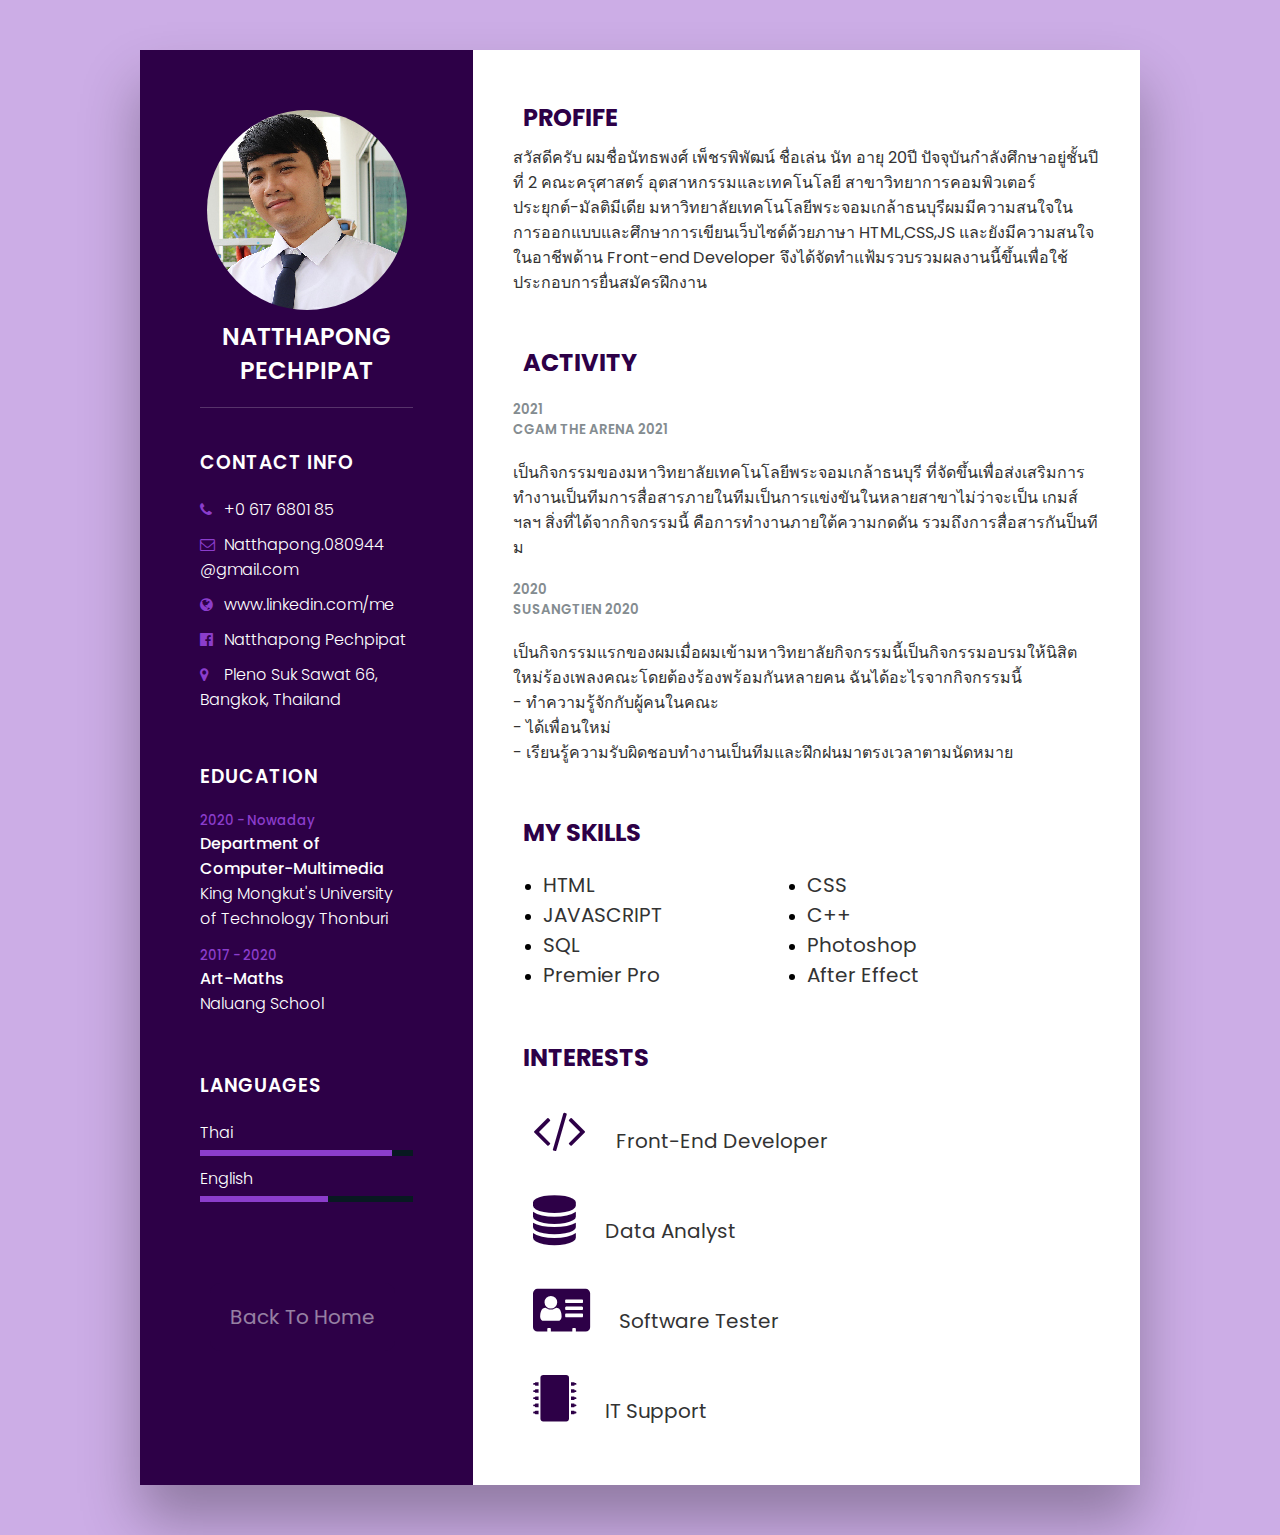
<file: resume/index.html>
<!DOCTYPE html>
<html lang="en">
<head>
    <meta charset="UTF-8">
    <meta http-equiv="X-UA-Compatible" content="IE=edge">
    <meta name="viewport" content="width=device-width, initial-scale=1.0">
    <title>::My_Resume::</title>
    <link rel="stylesheet" href="https://cdnjs.cloudflare.com/ajax/libs/font-awesome/4.7.0/css/font-awesome.css" integrity="sha512-5A8nwdMOWrSz20fDsjczgUidUBR8liPYU+WymTZP1lmY9G6Oc7HlZv156XqnsgNUzTyMefFTcsFH/tnJE/+xBg==" crossorigin="anonymous" referrerpolicy="no-referrer" />
    <link rel="stylesheet" href="stlysheet.css">
</head>
<body>
    <div class="container">
        <div class="left_Side">
            <div class="profileText">
                <div class="imgBx">
                    <img src="bg-.jpg" alt="">
                </div>
                <h2>Natthapong <span>Pechpipat</span></h2>
            </div>

            <div class="ContactInfo">
                <h3 class="title">Contact Info</h3>
                <ul>
                    <li>
                        <span class="icon"><i class="fa fa-phone" aria-hidden="true"></i>                        </span>
                        <span class="text">+0 617 6801 85</span>
                    </li>
                    <li>
                        <span class="icon"><i class="fa fa-envelope-o" aria-hidden="true"></i></span>
                        <span class="text_1">Natthapong.080944</span> <span>@gmail.com</span>
                    </li>
                    <li>
                        <span class="icon"><i class="fa fa-globe" aria-hidden="true"></i></span>
                        <span class="text">www.linkedin.com/me</span>
                    </li>
                    <li>
                        <span class="icon"><i class="fa fa-facebook-official" aria-hidden="true"></i></span>
                        <span class="text">Natthapong Pechpipat</span>
                    </li>
                    <li>
                        <span class="icon"><i class="fa fa-map-marker" aria-hidden="true"></i></span>
                        <span class="text">Pleno Suk Sawat 66, Bangkok, Thailand</span>
                    </li>
                </ul>
            </div>

            <div class="ContactInfo education">
                <h3 class="title">Education</h3>
                <ul>
                    <li>
                        <h5>2020 - Nowaday</h5>
                        <h4>Department of Computer-Multimedia</h4>
                        <h4 class="pl">King Mongkut's University of Technology Thonburi</h4>
                    </li>
                    <li>
                        <h5>2017 - 2020</h5>
                        <h4>Art-Maths</h4>
                        <h4 class="pl">Naluang School</h4>
                    </li>
                </ul>
            </div>

            <div class="ContactInfo language">
                <h3 class="title">Languages</h3>
                <ul>
                    <li>
                        <span class="text">Thai</span>
                        <span class="percent">
                            <div style="width: 90%;"></div>
                        </span>
                    </li>
                    <li>
                        <span class="text">English</span>
                        <span class="percent">
                            <div style="width: 60%;"></div>
                        </span>
                    </li>
                </ul>
            </div>
            <div class="button">
                <a href="/index.html">Back To Home</a>
            </div>
        </div>


        <div class="right_Side">
            <div class="about">
                <h2 class="title2">Profife</h2>
                <p>สวัสดีครับ ผมชื่อนัทธพงศ์ เพ็ชรพิพัฒน์ ชื่อเล่น นัท อายุ 20ปี ปัจจุบันกำลังศึกษาอยู่ชั้นปีที่ 2 คณะครุศาสตร์ อุตสาหกรรมและเทคโนโลยี สาขาวิทยาการคอมพิวเตอร์ประยุกต์-มัลติมีเดีย  มหาวิทยาลัยเทคโนโลยีพระจอมเกล้าธนบุรีผมมีความสนใจในการออกแบบและศึกษาการเขียนเว็บไซต์ด้วยภาษา HTML,CSS,JS และยังมีความสนใจในอาชีพด้าน Front-end Developer จึงได้จัดทำแฟ้มรวบรวมผลงานนี้ขึ้นเพื่อใช้ประกอบการยื่นสมัครฝึกงาน </p>
            </div>
        <div class="about">
            <h2 class="title2">activity</h2>
            <div class="box">
                <div class="year_company"></div>
                <h5>2021</h5>
                <h5>CGAM the arena 2021</h5>
            </div>
            <div class="text">
                <p>เป็นกิจกรรมของมหาวิทยาลัยเทคโนโลยีพระจอมเกล้าธนบุรี ที่จัดขึ้นเพื่อส่งเสริมการทำงานเป็นทีมการสื่อสารภายในทีมเป็นการแข่งขันในหลายสาขาไม่ว่าจะเป็น เกมส์ ฯลฯ สิ่งที่ได้จากกิจกรรมนี้ คือการทำงานภายใต้ความกดดัน รวมถึงการสื่อสารกันป็นทีม</p>
            </div>


            <div class="box">
                <div class="year_company"></div>
                <h5>2020</h5>
                <h5>SUSANGTIEN 2020</h5>
            </div>
            <div class="text">
                <p>เป็นกิจกรรมแรกของผมเมื่อผมเข้ามหาวิทยาลัยกิจกรรมนี้เป็นกิจกรรมอบรมให้นิสิตใหม่ร้องเพลงคณะโดยต้องร้องพร้อมกันหลายคน ฉันได้อะไรจากกิจกรรมนี้</p>
            </div>
            <div class="text2">
            <ul>
                <li>
                    <span>- ทำความรู้จักกับผู้คนในคณะ</span>
                </li>
                <li>
                    <span>- ได้เพื่อนใหม่</span>
                </li>
                <li>
                    <span>- เรียนรู้ความรับผิดชอบทำงานเป็นทีมและฝึกฝนมาตรงเวลาตามนัดหมาย</span>
                </li>
            </ul>
            </div>
        </div>

        <div class="myskills">
        <h2 class="title2">My Skills</h2>
            <div class="skills">
                <ul>
                    <li>
                        <span>HTML</span>
                    </li>
                    <li>
                        <span>CSS</span>
                    </li>
                    <li>
                        <span>JAVASCRIPT</span>
                    </li>
                    <li>
                        <span>C++</span>
                    </li>
                    <li>
                        <span>SQL</span>
                    </li>
                    <li>
                        <span>Photoshop</span>
                    </li>
                    <li>
                        <span>Premier Pro</span>
                    </li>
                    <li>
                        <span>After Effect</span>
                    </li>
                </ul>
            </div>
        </div>


        <div class="Interests">
            <h2 class="title2">Interests</h2>
                <div class="Interested">
                    <ul>
                        <li>
                            <i class="fa fa-code" aria-hidden="true"></i>
                            <span>Front-End Developer</span>
                        </li>
                        <li>
                            <i class="fa fa-database" aria-hidden="true"></i>
                            <span>Data Analyst</span>
                        </li>
                        <li>
                            <i class="fa fa-address-card" aria-hidden="true"></i>
                            <span>Software Tester</span>
                        </li>
                        <li>
                            <i class="fa fa-microchip" aria-hidden="true"></i>
                            <span>IT Support</span>
                        </li>
                        
                    </ul>
        </div>
    </div>
</body>
</html>
</file>
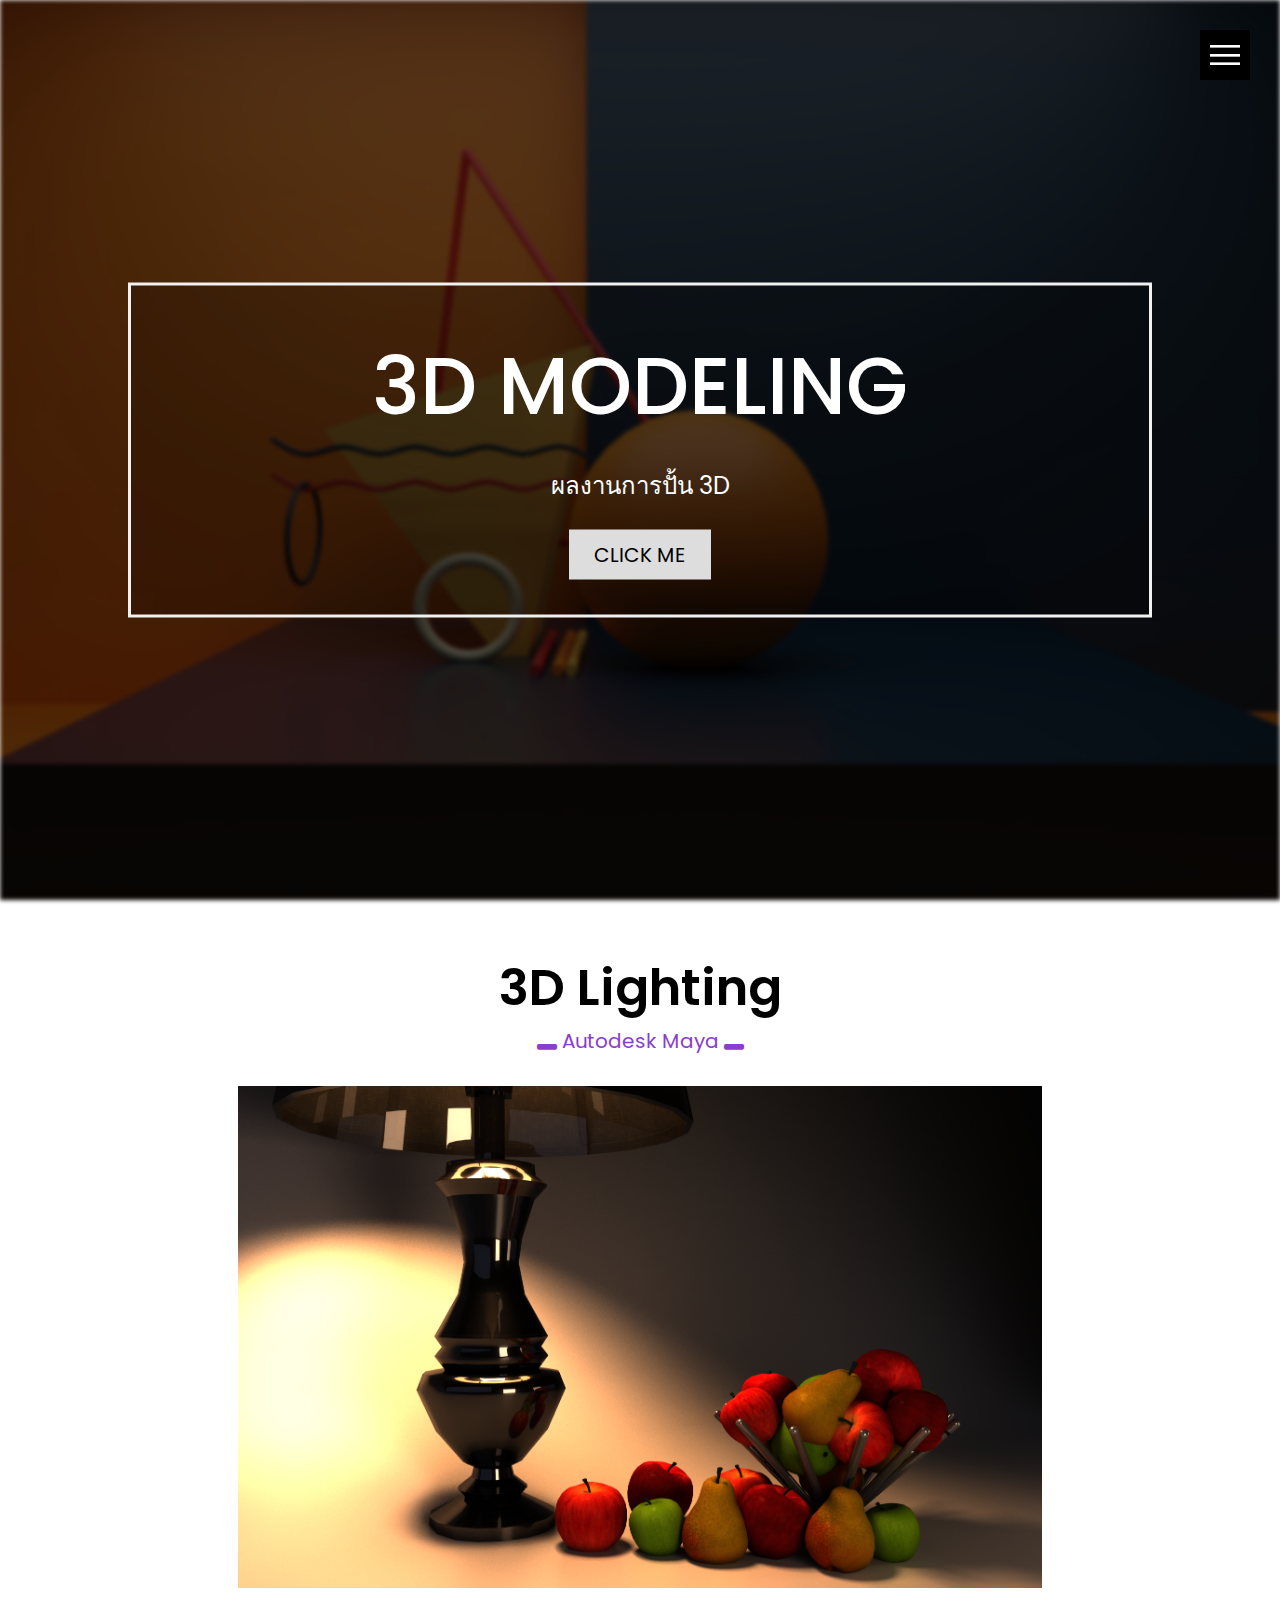
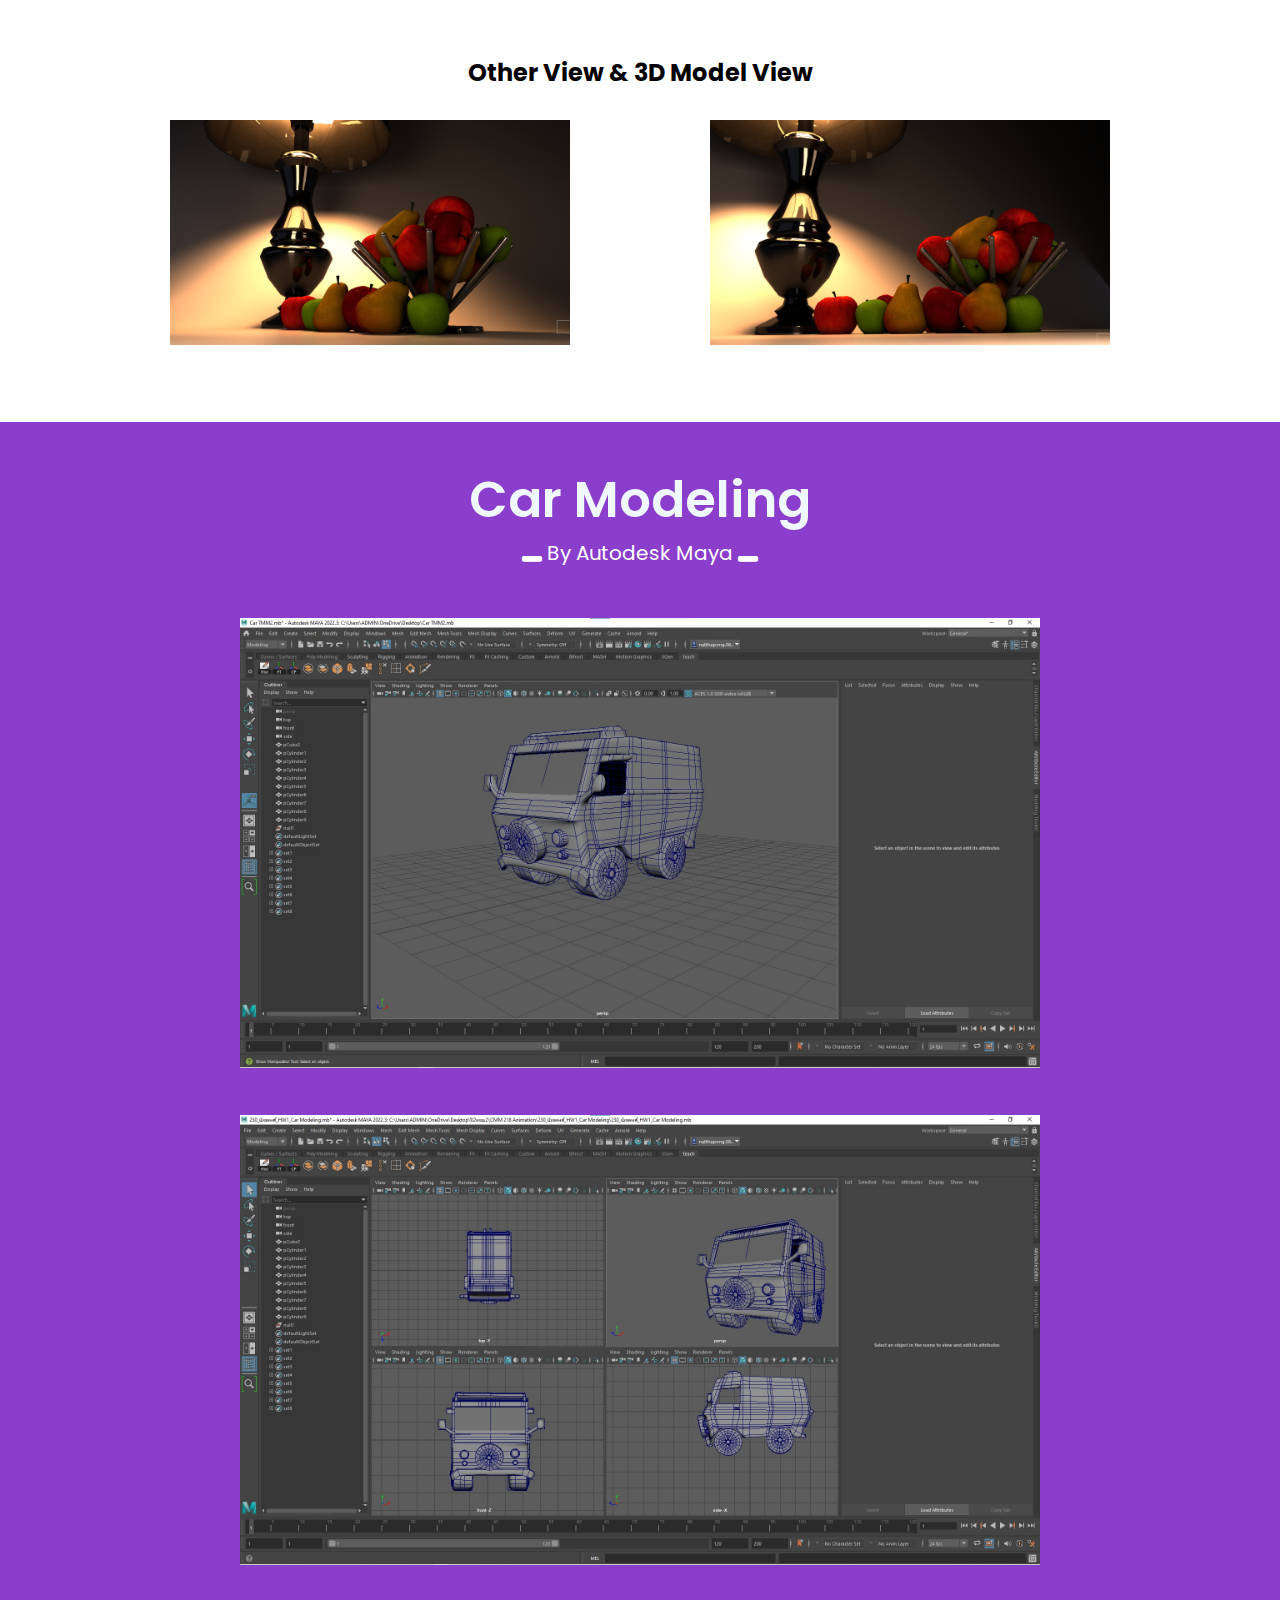
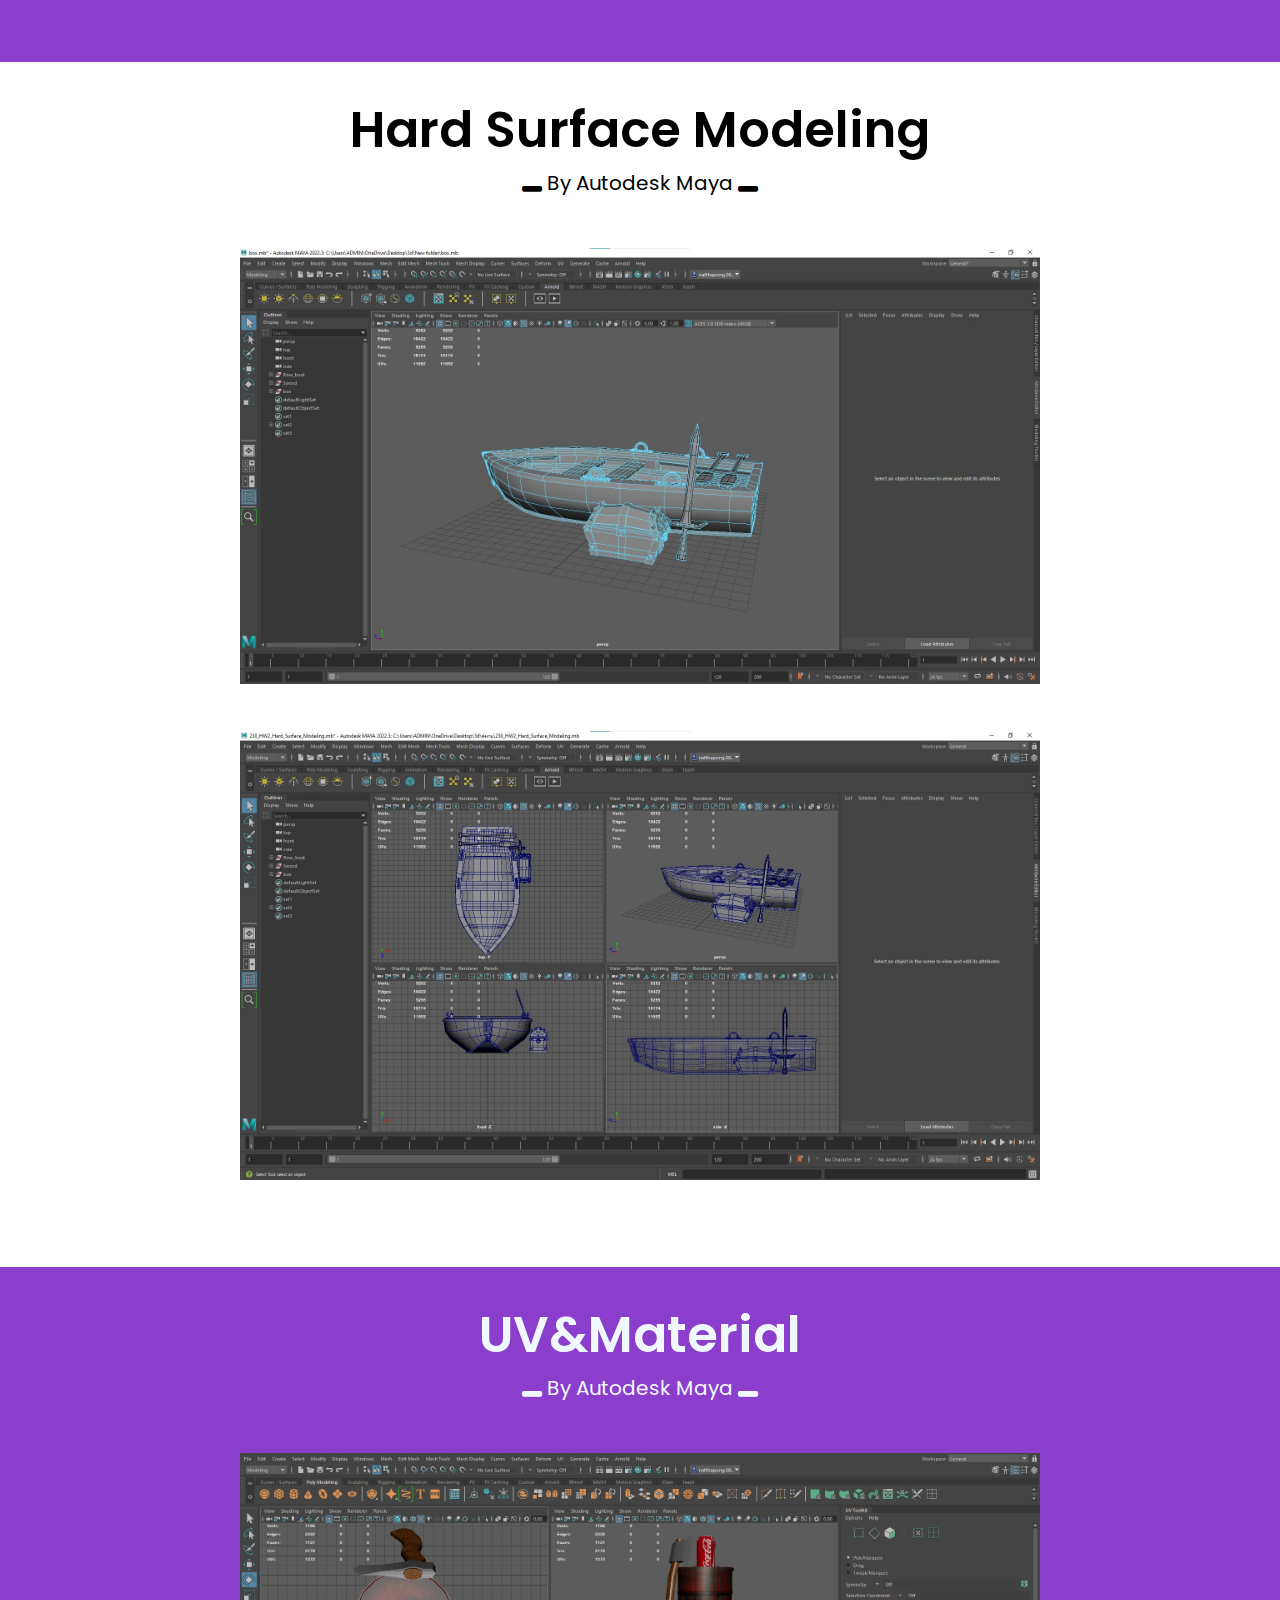
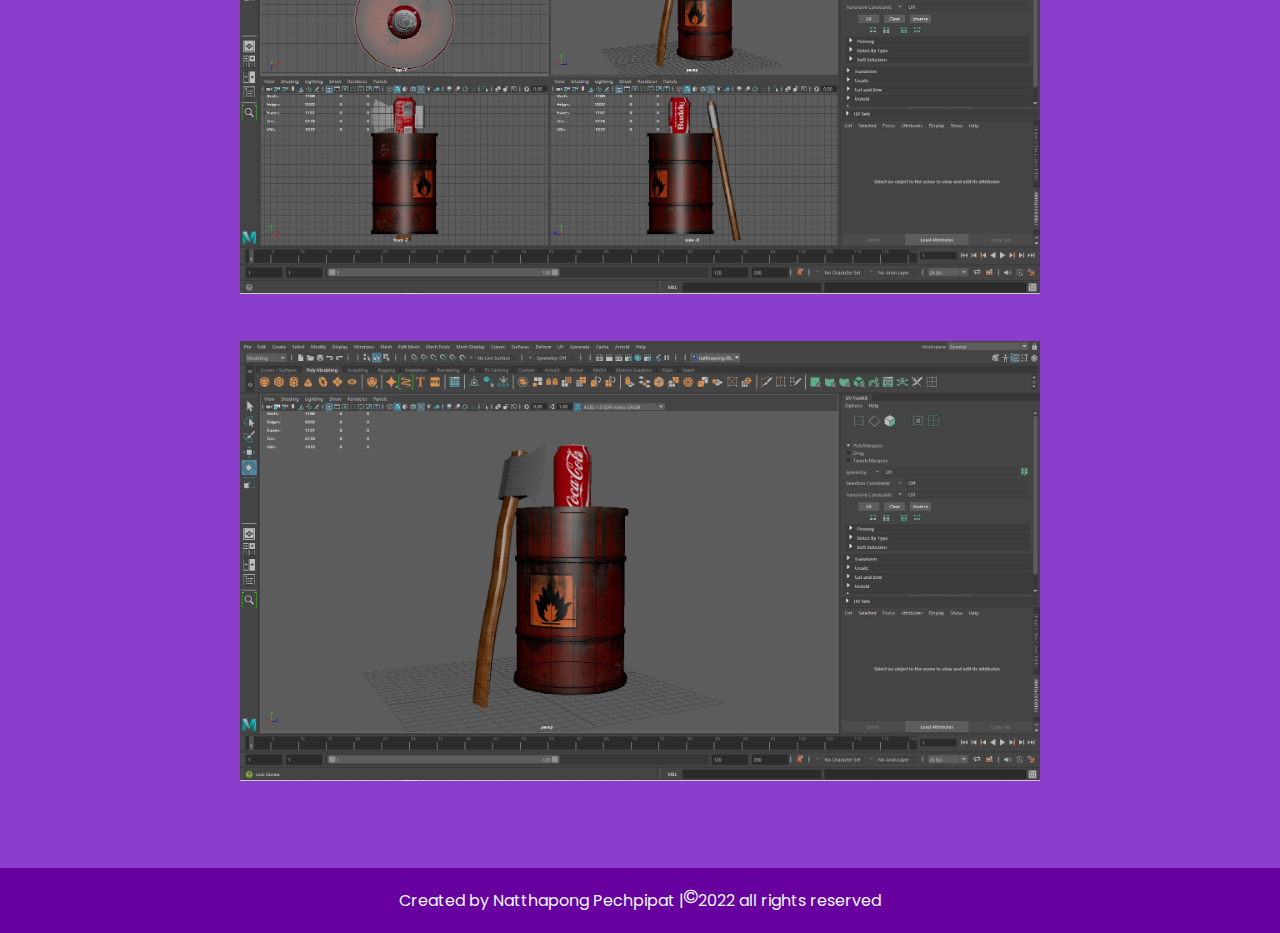
<file: Product_3D Modeling/Product_3D.html>
<!DOCTYPE html>
<html lang="en">
<head>
    <meta charset="UTF-8">
    <meta http-equiv="X-UA-Compatible" content="IE=edge">
    <meta name="viewport" content="width=device-width, initial-scale=1.0">
    <link rel="stylesheet" href="Product_3D.CSS">
    <link rel="stylesheet" href="https://cdnjs.cloudflare.com/ajax/libs/font-awesome/4.7.0/css/font-awesome.css" integrity="sha512-5A8nwdMOWrSz20fDsjczgUidUBR8liPYU+WymTZP1lmY9G6Oc7HlZv156XqnsgNUzTyMefFTcsFH/tnJE/+xBg==" crossorigin="anonymous" referrerpolicy="no-referrer" />
    <title>::3D Modeling::</title>
</head>
<body>
    
    <span style="font-size:30px;cursor:pointer" onclick="openNav()"></span>
    
    <div class="hero-image"></div>
    <div class="hero-text">
        <h1>3D Modeling</h1>
        <h2>ผลงานการปั้น 3D </h2>
        <button onclick="topFunction()" id="myBtn"> Click Me</button>
    </div>

    <div class="Video_content">
        <h1> 3D Lighting </h1> 
        <h3>
            <i class="fa fa-window-minimize" aria-hidden="true"></i>
            Autodesk Maya
            <i class="fa fa-window-minimize" aria-hidden="true"></i>
        </h3>
   
    <div class="container">
        <a href="/Product_3D Modeling/img/HW5_230_3.png"><img src="/Product_3D Modeling/img/HW5_230_3.png" alt=""></a>
    </div>

    <div class="content">
    </div>
    <h2 style="margin: 30px;">Other View & 3D Model View </h2>

    <div class="container_pic">
        <a href="/Product_3D Modeling/img/HW5_230_1.png"><img src="/Product_3D Modeling/img/HW5_230_1.png" alt=""></a>
        <a href="/Product_3D Modeling/img/HW5_230_2.png"><img src="/Product_3D Modeling/img/HW5_230_2.png" alt=""></a>
    </div>
</div>

    <section class="F1">
     <div class="Video_content2">
        <h1>Car Modeling</h1>
        <h3>
            <i class="fa fa-window-minimize" aria-hidden="true"></i>
            By Autodesk Maya
            <i class="fa fa-window-minimize" aria-hidden="true"></i>
        </h3>
        <div class="img">
            <a href="/Product_3D Modeling/img/230_HW1_Car Modeling.mb.jpg"><img src="/Product_3D Modeling/img/230_HW1_Car Modeling.mb.jpg" alt=""></a>
            <a href="/Product_3D Modeling/img/230_HW1_Car Modeling2.mb.jpg"><img src="/Product_3D Modeling/img/230_HW1_Car Modeling2.mb.jpg" alt=""></a>
        </div>
     </div>
    </section>

    <section class="F2">
        <div class="flex">
            <h1>Hard Surface Modeling</h1>
            <h3>
            <i class="fa fa-window-minimize" aria-hidden="true"></i>
            By Autodesk Maya
            <i class="fa fa-window-minimize" aria-hidden="true"></i>
            </h3>
            <div class="img">
                <a href="/Product_3D Modeling/img/230_HW2_Hard_Surface_Modeling_persp.jpg"><img src="/Product_3D Modeling/img/230_HW2_Hard_Surface_Modeling_persp.jpg" alt=""></a>
                <a href="/Product_3D Modeling/img/230_HW2_Hard_Surface_Modeling_xyz.jpg"><img src="/Product_3D Modeling/img/230_HW2_Hard_Surface_Modeling_xyz.jpg" alt=""></a>
            </div>
         </div>
        </div>
    </section>

    <section class="F3">
        <div class="flex2">
            <h1>UV&Material </h1>
            <h3>
            <i class="fa fa-window-minimize" aria-hidden="true"></i>
            By Autodesk Maya
            <i class="fa fa-window-minimize" aria-hidden="true"></i>
            </h3>
            <div class="img">
                <a href="/Product_3D Modeling/img/p_1.jpg"><img src="/Product_3D Modeling/img/p_1.jpg" alt=""></a>
                <a href="/Product_3D Modeling/img/p_2.jpg"><img src="/Product_3D Modeling/img/p_2.jpg" alt=""></a>
            </div>
         </div>
        </div>
    </section>
    <footer>Created by Natthapong Pechpipat |<i class="fa fa-copyright" aria-hidden="true"></i>2022 all rights reserved</footer>
    
    <div id="mySidenav" class="sidenav">
        <div class="area">
            <a href="javascript:void(0)" class="closebtn" onclick="closeNav()">&times;</a>
            <a href="/index.html#home" onclick="toggleMenu();">Home</a>
            <a href="/index.html#profile" onclick="toggleMenu();">Profile</a>
            <a href="/index.html#Products" onclick="toggleMenu();">Products</a>
            <a href="/index.html#About Website" onclick="toggleMenu();">About Website</a>
            <a href="/index.html#contact" onclick="toggleMenu();">Contacts</a>
        </div>
    </div>

      <script>
        function openNav() {
          document.getElementById("mySidenav").style.width = "450px";
        }
        
        function closeNav() {
          document.getElementById("mySidenav").style.width = "0";
        }

        mybutton = document.getElementById("myBtn");

        function topFunction() {
            document.documentElement.scrollTop = 1000; 
          }
        </script>


</body>
</html>
</file>
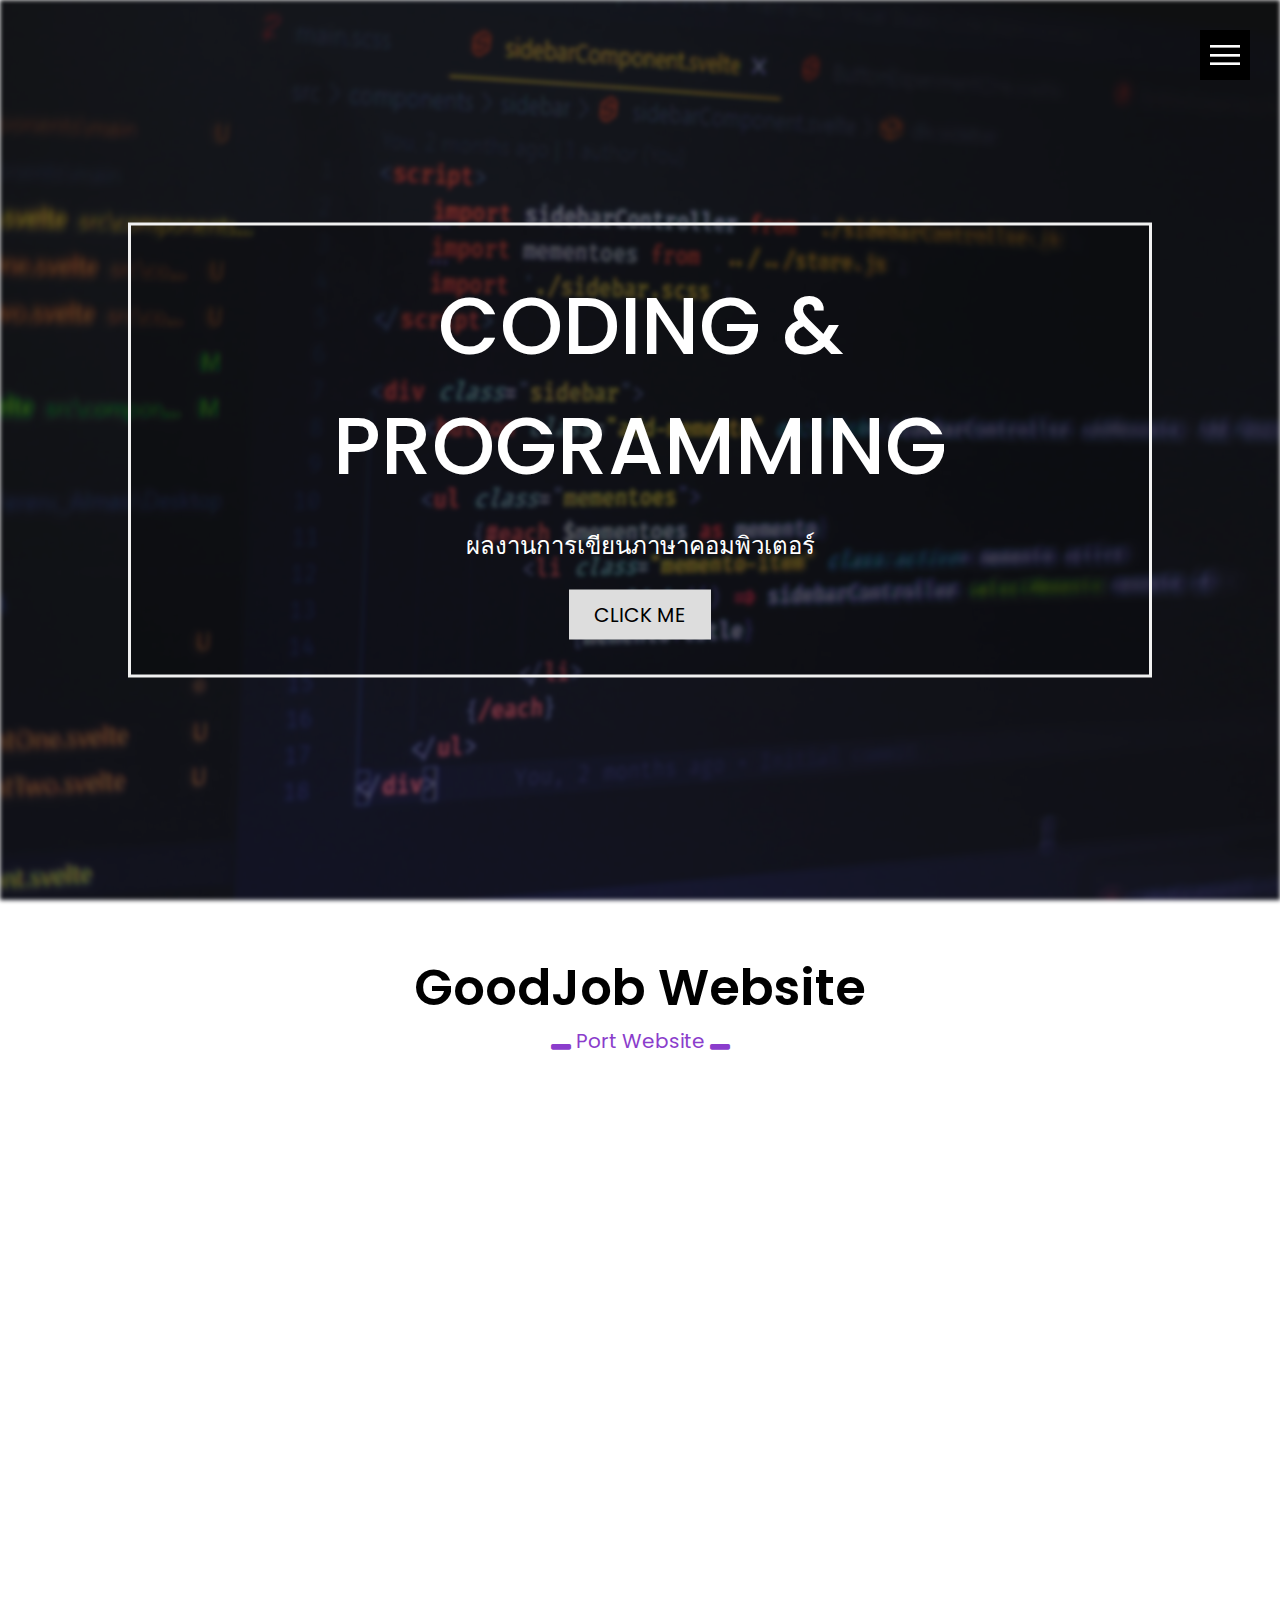
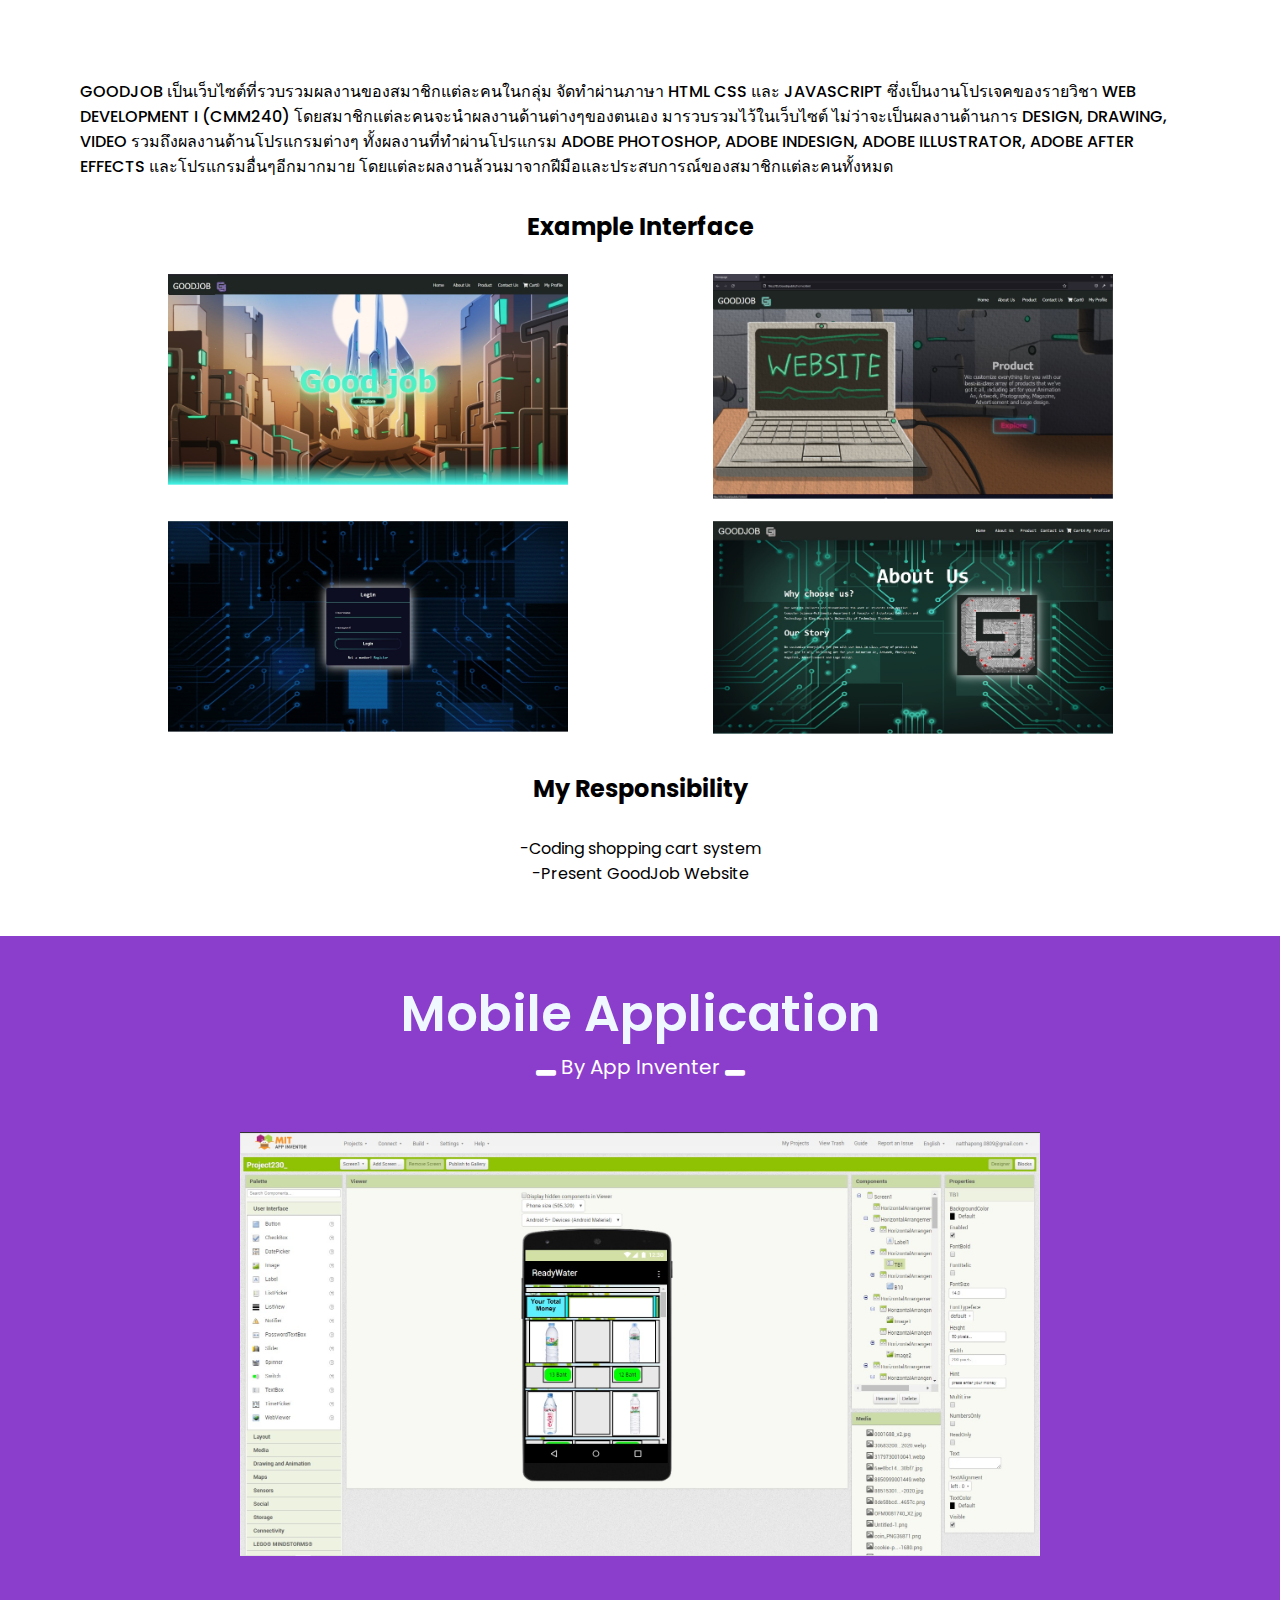
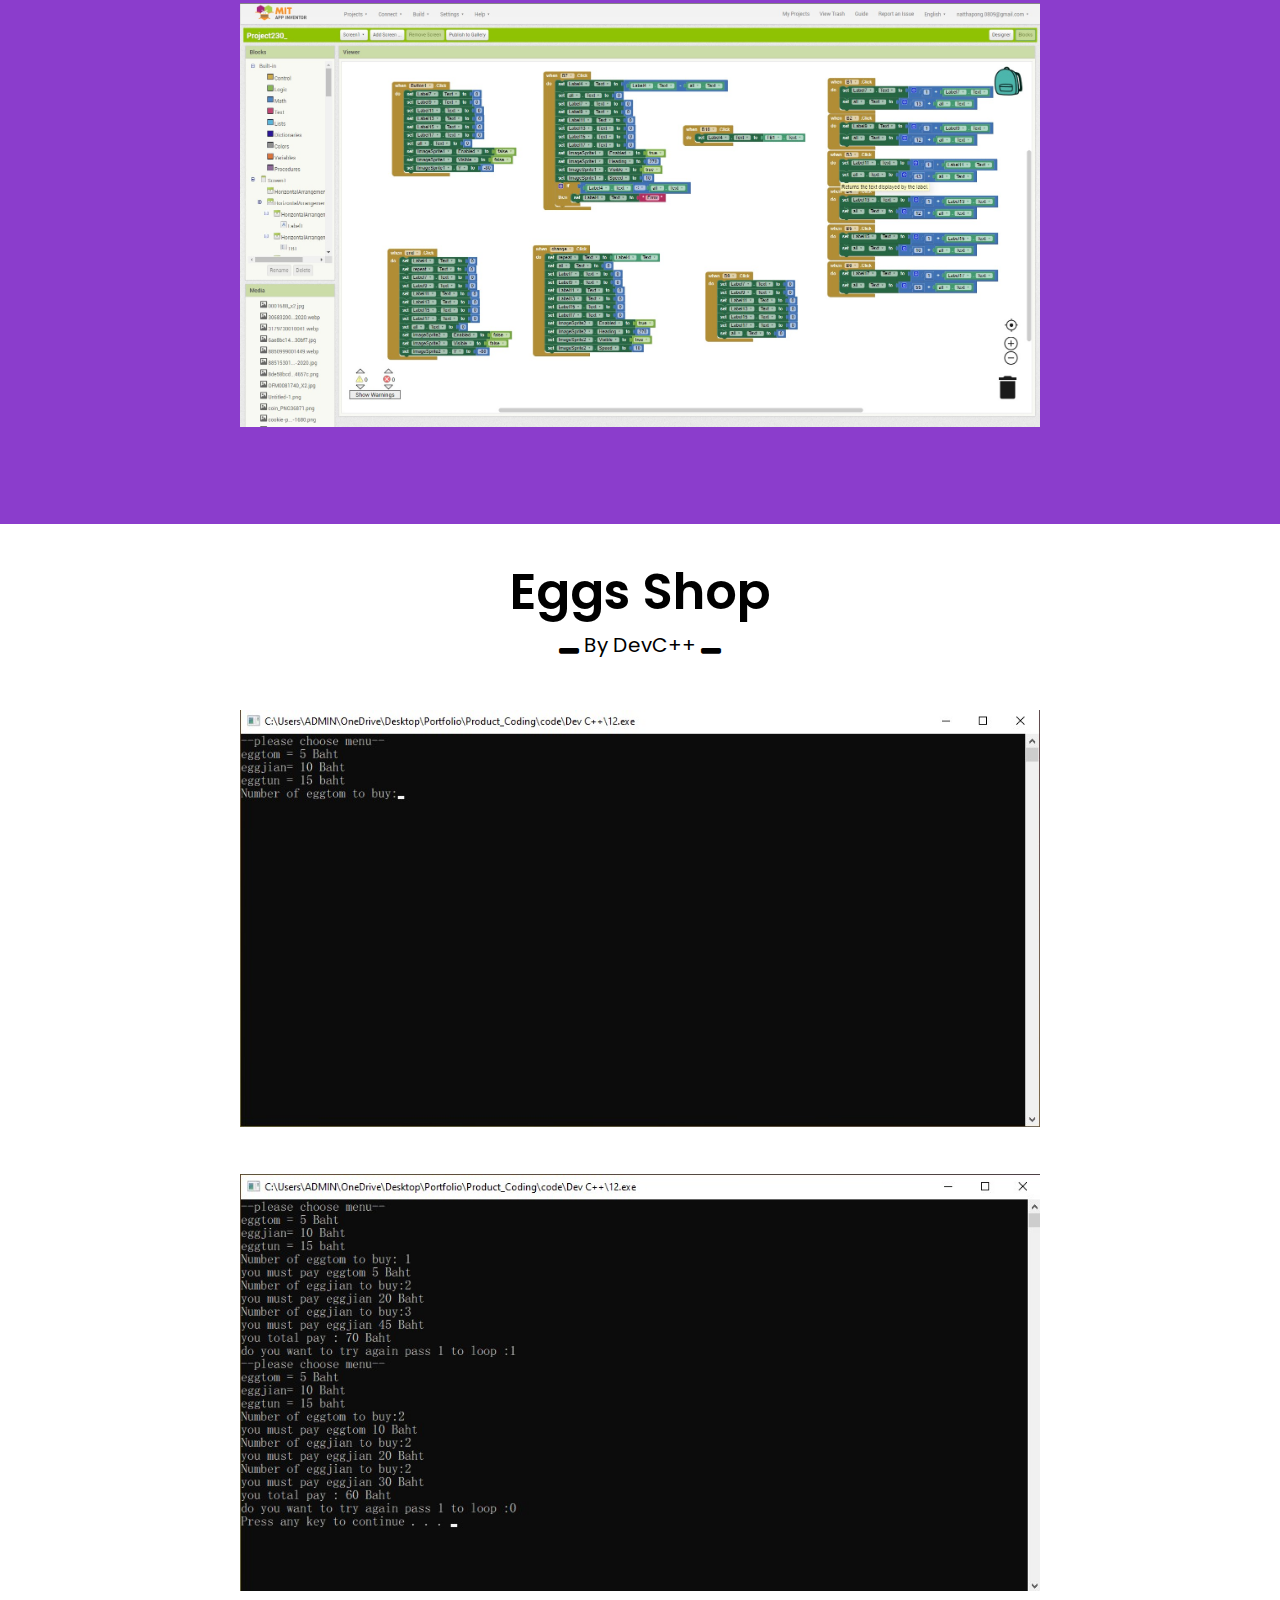
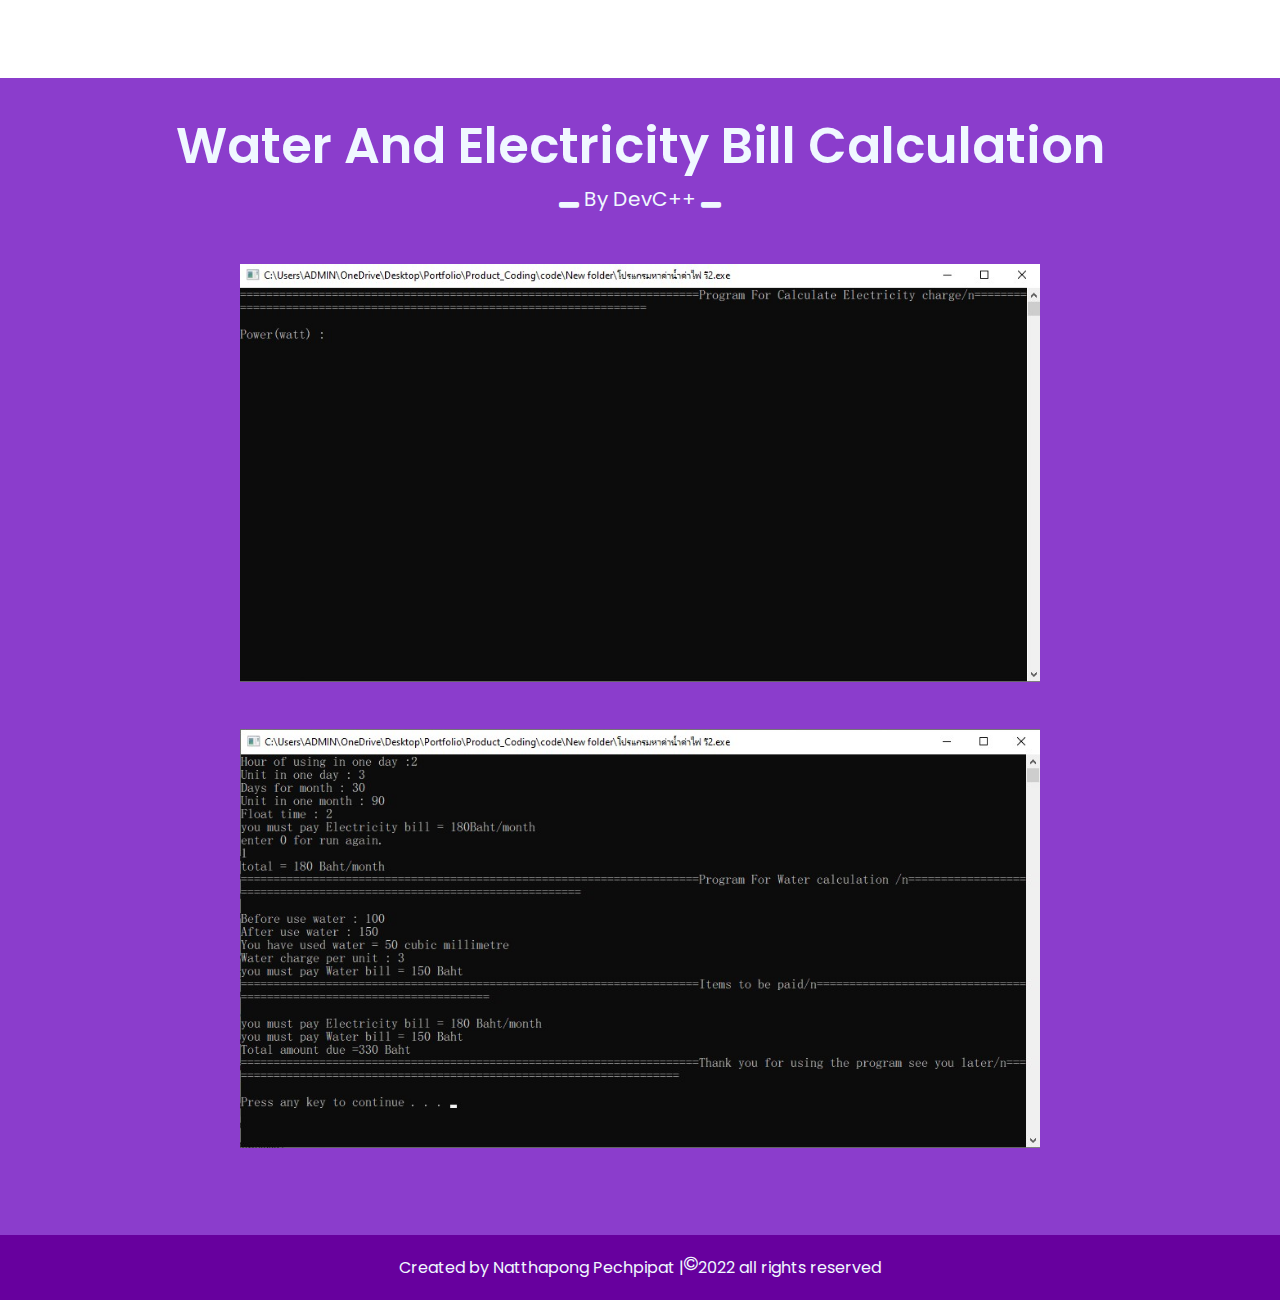
<file: Product_Coding/index_Code.html>
<!DOCTYPE html>
<html lang="en">
<head>
    <meta charset="UTF-8">
    <meta http-equiv="X-UA-Compatible" content="IE=edge">
    <meta name="viewport" content="width=device-width, initial-scale=1.0">
    <link rel="stylesheet" href="stly_sheet.css">
    <link rel="stylesheet" href="https://cdnjs.cloudflare.com/ajax/libs/font-awesome/4.7.0/css/font-awesome.css" integrity="sha512-5A8nwdMOWrSz20fDsjczgUidUBR8liPYU+WymTZP1lmY9G6Oc7HlZv156XqnsgNUzTyMefFTcsFH/tnJE/+xBg==" crossorigin="anonymous" referrerpolicy="no-referrer" />
    <title>::Coding::</title>
</head>
<body>
    
    <span style="font-size:30px;cursor:pointer" onclick="openNav()"></span>
    
    <div class="hero-image"></div>
    <div class="hero-text">
        <h1>Coding & Programming</h1>
        <h2>ผลงานการเขียนภาษาคอมพิวเตอร์</h2>
        <button onclick="topFunction()" id="myBtn"> Click Me</button>
    </div>

    <div class="Video_content">
        <h1> GoodJob Website </h1> 
        <h3>
            <i class="fa fa-window-minimize" aria-hidden="true"></i>
            Port Website
            <i class="fa fa-window-minimize" aria-hidden="true"></i>
        </h3>
   
    <div class="container">
        <iframe width="1000" height="563" src="https://www.youtube.com/embed/cX0p-SLA-Hw" title="YouTube video player" frameborder="0" allow="accelerometer; autoplay; clipboard-write; encrypted-media; gyroscope; picture-in-picture" allowfullscreen></iframe>
    </div>

    <div class="content">
        <p> GoodJob เป็นเว็บไซต์ที่รวบรวมผลงานของสมาชิกแต่ละคนในกลุ่ม จัดทำผ่านภาษา HTML CSS และ Javascript ซึ่งเป็นงานโปรเจคของรายวิชา Web Development I (CMM240) โดยสมาชิกแต่ละคนจะนำผลงานด้านต่างๆของตนเอง มารวบรวมไว้ในเว็บไซต์ ไม่ว่าจะเป็นผลงานด้านการ Design, Drawing, Video รวมถึงผลงานด้านโปรแกรมต่างๆ ทั้งผลงานที่ทำผ่านโปรแกรม Adobe Photoshop, Adobe Indesign, Adobe Illustrator, Adobe After Effects และโปรแกรมอื่นๆอีกมากมาย โดยแต่ละผลงานล้วนมาจากฝีมือและประสบการณ์ของสมาชิกแต่ละคนทั้งหมด</p>
    </div>
    <h2 style="margin: 30px;">Example Interface</h2>

    <div class="container_pic">
        <a href="/images/img1.jpg"><img src="/images/img1.jpg" alt=""></a>
        <a href="/images/img2.jpg"><img src="/images/img2.jpg" alt=""></a>
    </div>
    <div class="container_pic">
        <a href="/images/img3.jpg"><img src="/images/img3.jpg" alt=""></a>
        <a href="/images/img5.jpg"><img src="/images/img5.jpg" alt=""></a>
    </div>

    <h2 style="margin: 30px;">My Responsibility</h2>
    <div class="Respon_P">
        <p>-Coding shopping cart system</p>
        <p>-Present GoodJob Website</p>
    </div>  
</div>

    <section class="F1">
     <div class="Video_content2">
        <h1>Mobile Application</h1>
        <h3>
            <i class="fa fa-window-minimize" aria-hidden="true"></i>
            By App Inventer
            <i class="fa fa-window-minimize" aria-hidden="true"></i>
        </h3>
        <div class="img">
            <a href="/Product_Coding/M_app/1.jpg"><img src="/Product_Coding/M_app/1.jpg" alt=""></a>
            <a href="/Product_Coding/M_app/2.jpg"><img src="/Product_Coding/M_app/2.jpg" alt=""></a>
        </div>
     </div>
    </section>

    <section class="F2">
        <div class="flex">
            <h1>Eggs Shop</h1>
            <h3>
            <i class="fa fa-window-minimize" aria-hidden="true"></i>
            By DevC++
            <i class="fa fa-window-minimize" aria-hidden="true"></i>
            </h3>
            <div class="img">
                <a href="/Product_Coding/code/Dev C++/img1.jpg"><img src="/Product_Coding/code/Dev C++/img1.jpg" alt=""></a>
                <a href="/Product_Coding/code/Dev C++/img2.jpg"><img src="/Product_Coding/code/Dev C++/img2.jpg" alt=""></a>
            </div>
         </div>
        </div>
    </section>

    <section class="F3">
        <div class="flex2">
            <h1>Water And Electricity Bill Calculation </h1>
            <h3>
            <i class="fa fa-window-minimize" aria-hidden="true"></i>
            By DevC++
            <i class="fa fa-window-minimize" aria-hidden="true"></i>
            </h3>
            <div class="img">
                <a href="/Product_Coding/code/New folder/img2.jpg"><img src="/Product_Coding/code/New folder/img2.jpg" alt=""></a>
                <a href="/Product_Coding/code/New folder/img1.jpg"><img src="/Product_Coding/code/New folder/img1.jpg" alt=""></a>
            </div>
         </div>
        </div>
    </section>
    <footer>Created by Natthapong Pechpipat |<i class="fa fa-copyright" aria-hidden="true"></i>2022 all rights reserved</footer>
    
    <div id="mySidenav" class="sidenav">
        <div class="area">
            <a href="javascript:void(0)" class="closebtn" onclick="closeNav()">&times;</a>
            <a href="/index.html#home" onclick="toggleMenu();">Home</a>
            <a href="/index.html#profile" onclick="toggleMenu();">Profile</a>
            <a href="/index.html#Products" onclick="toggleMenu();">Products</a>
            <a href="/index.html#About Website" onclick="toggleMenu();">About Website</a>
            <a href="/index.html#contact" onclick="toggleMenu();">Contacts</a>
        </div>
    </div>

      <script>
        function openNav() {
          document.getElementById("mySidenav").style.width = "450px";
        }
        
        function closeNav() {
          document.getElementById("mySidenav").style.width = "0";
        }

        mybutton = document.getElementById("myBtn");

        function topFunction() {
            document.documentElement.scrollTop = 1000; 
          }
        </script>


</body>
</html>
</file>
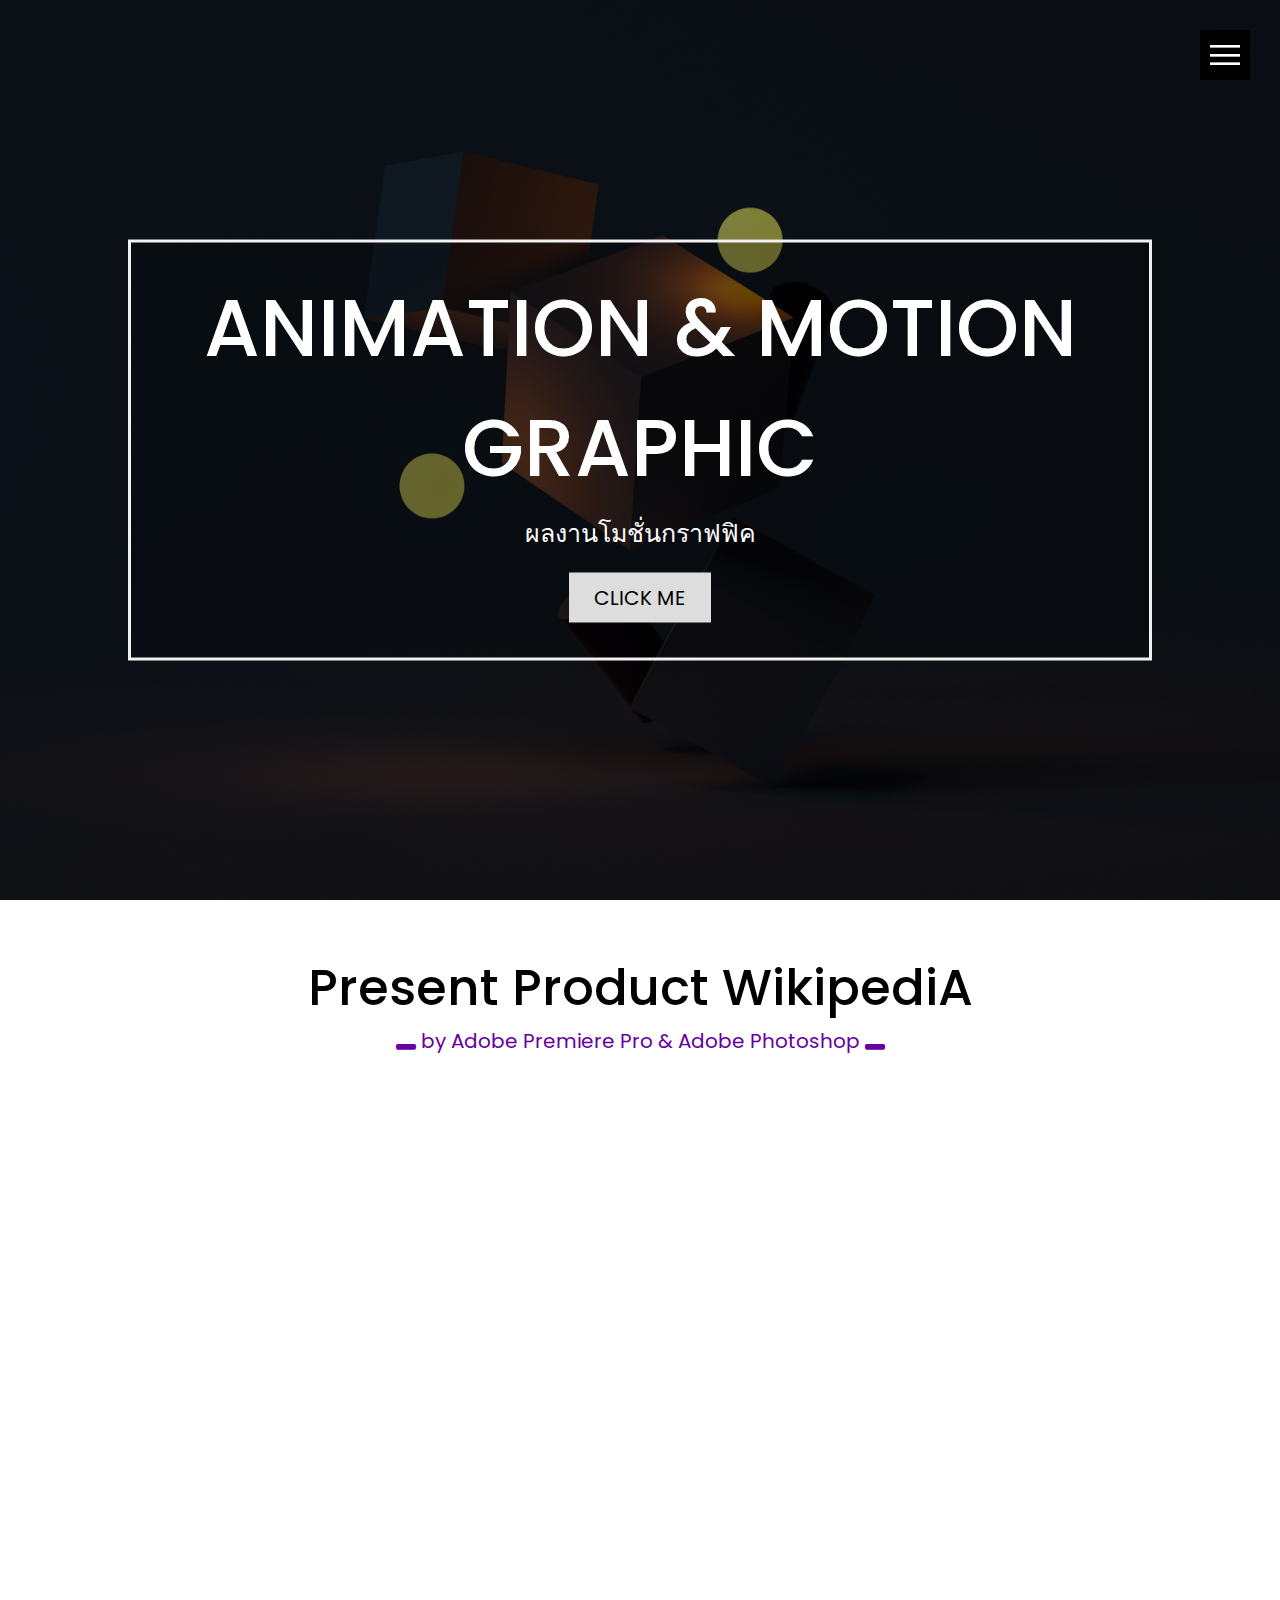
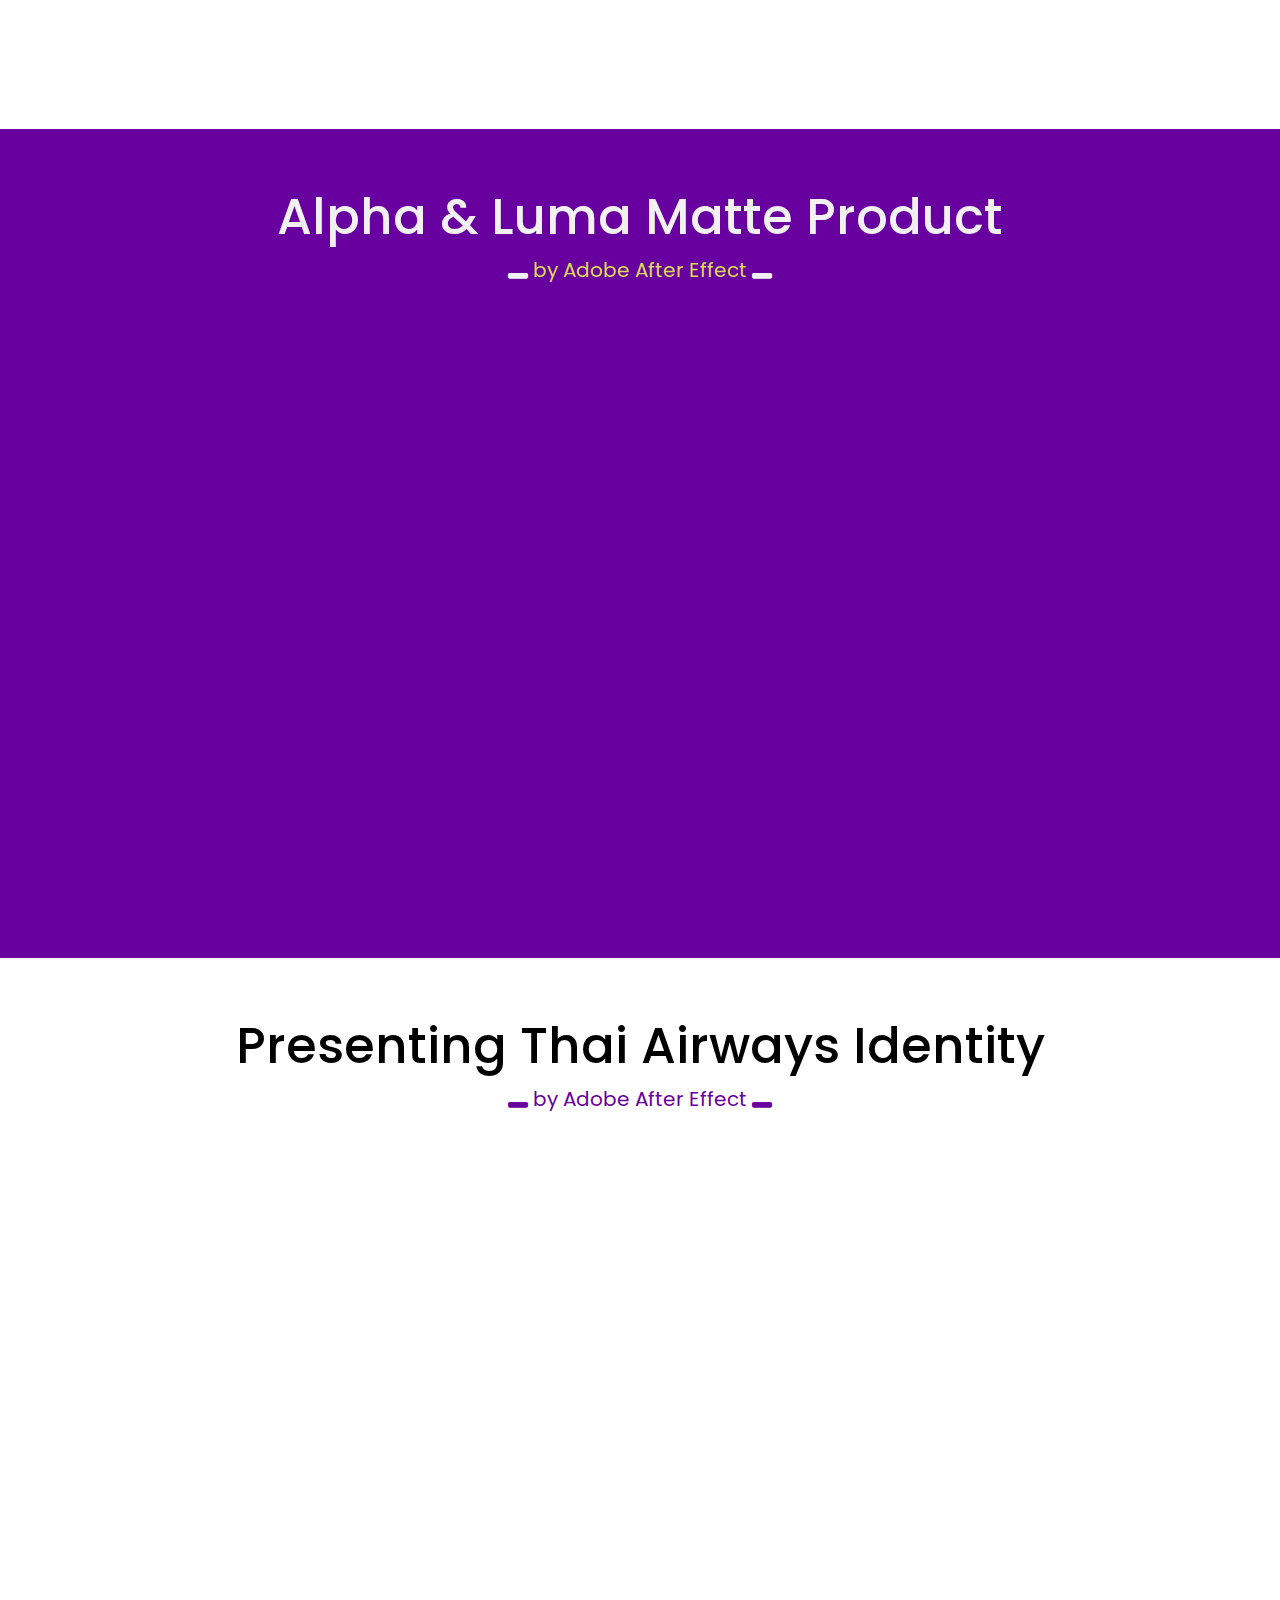
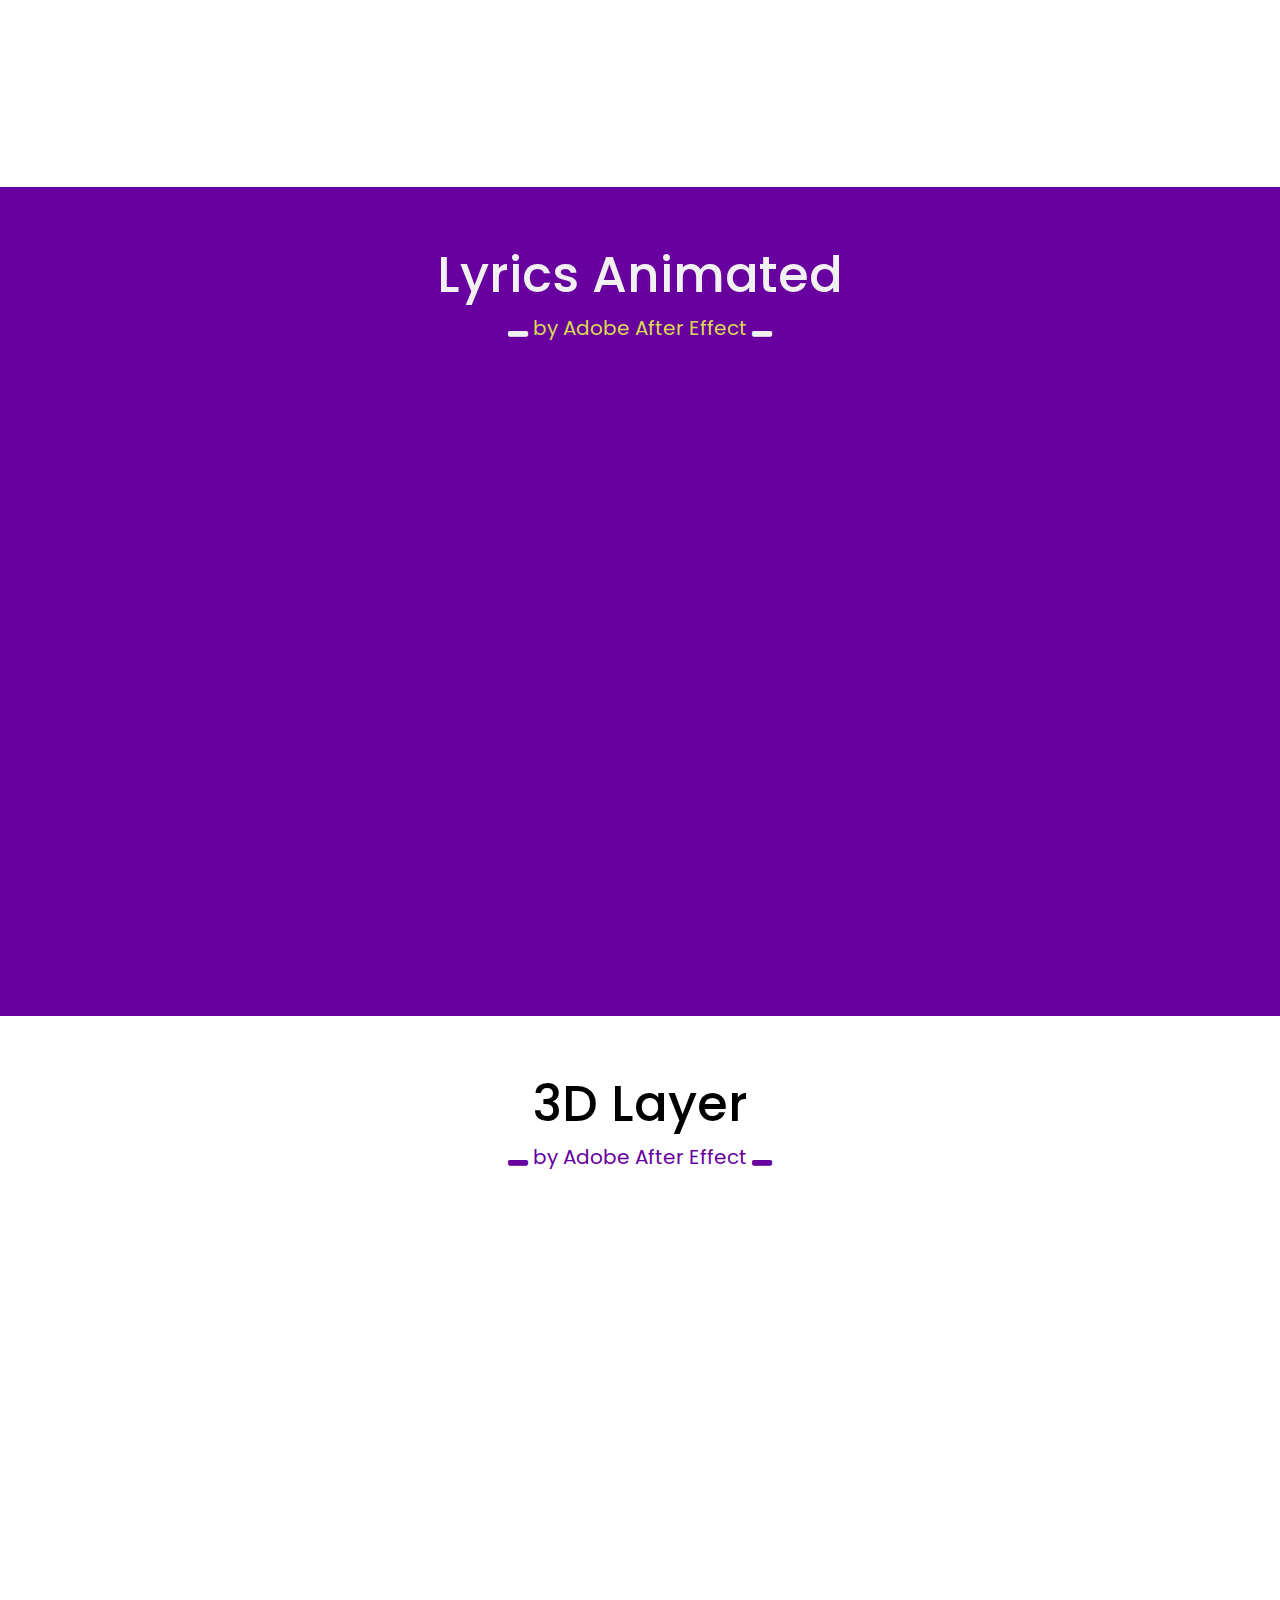
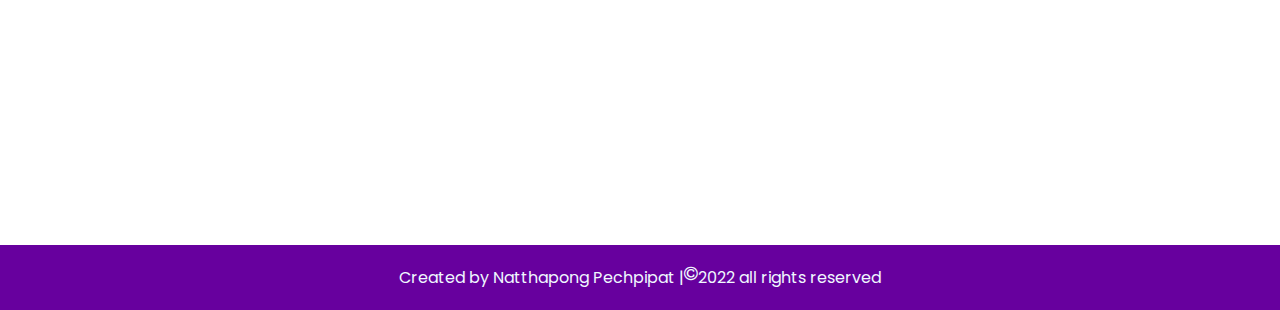
<file: Product_Motion/Motion_Video.html>
<!DOCTYPE html>
<html lang="en">
<head>
    <meta charset="UTF-8">
    <meta http-equiv="X-UA-Compatible" content="IE=edge">
    <meta name="viewport" content="width=device-width, initial-scale=1.0">
    <link rel="stylesheet" href="Motion_Video.css">
    <link rel="stylesheet" href="https://cdnjs.cloudflare.com/ajax/libs/font-awesome/4.7.0/css/font-awesome.css" integrity="sha512-5A8nwdMOWrSz20fDsjczgUidUBR8liPYU+WymTZP1lmY9G6Oc7HlZv156XqnsgNUzTyMefFTcsFH/tnJE/+xBg==" crossorigin="anonymous" referrerpolicy="no-referrer" />
    <title>::Motion Graphic::</title>
</head>
<body>
    <span style="font-size:30px;cursor:pointer" onclick="openNav()"></span>
    
    <div class="hero-image"></div>
    <div class="hero-text">
        <h1>Animation & Motion Graphic</h1>
        <h2>ผลงานโมชั่นกราฟฟิค</h2>
        <button onclick="topFunction()" id="myBtn"> Click Me</button>
    </div>

    <div id="mySidenav" class="sidenav">
        <div class="area">
        <a href="javascript:void(0)" class="closebtn" onclick="closeNav()">&times;</a>
        <a href="/index.html#home" onclick="toggleMenu();">Home</a>
        <a href="/index.html#profile" onclick="toggleMenu();">Profile</a>
        <a href="/index.html#Products" onclick="toggleMenu();">Products</a>
        <a href="/index.html#About Website" onclick="toggleMenu();">About Website</a>
        <a href="/index.html#contact" onclick="toggleMenu();">Contacts</a>
        </div>
    </div>

    <div class="Video_content">
        <h1> Present Product WikipediA </h1> 
            <h3>
                <i class="fa fa-window-minimize" aria-hidden="true"></i>
                by Adobe Premiere Pro & Adobe Photoshop 
                <i class="fa fa-window-minimize" aria-hidden="true"></i>
            </h3>
                 <div class="container">
                    <iframe width="1000" height="563" src="https://www.youtube.com/embed/UIzGy_S0OWE" title="YouTube video player" frameborder="0" allow="accelerometer; autoplay; clipboard-write; encrypted-media; gyroscope; picture-in-picture" allowfullscreen></iframe>
                </div>
    </div>
    
    <div class="Video_content2">
        <h1> Alpha & Luma Matte Product  </h1> 
            <h3>
                <i class="fa fa-window-minimize" aria-hidden="true"></i>
                by Adobe After Effect 
                <i class="fa fa-window-minimize" aria-hidden="true"></i>
            </h3>
                <div class="container">
                    <iframe width="1000" height="563" src="https://www.youtube.com/embed/3BIlc1QQ4HI" title="YouTube video player" frameborder="0" allow="accelerometer; autoplay; clipboard-write; encrypted-media; gyroscope; picture-in-picture" allowfullscreen></iframe>
                </div>
    </div>

        <div class="Video_content">
            <h1> Presenting Thai Airways Identity </h1> 
            <h3>
                <i class="fa fa-window-minimize" aria-hidden="true"></i>
                by Adobe After Effect
                <i class="fa fa-window-minimize" aria-hidden="true"></i>
            </h3>
             <div class="container">
                <iframe width="1000" height="563" src="https://www.youtube.com/embed/C_ixMEdvbj0" title="YouTube video player" frameborder="0" allow="accelerometer; autoplay; clipboard-write; encrypted-media; gyroscope; picture-in-picture" allowfullscreen></iframe>             </div>
            </div>


        <div class="Video_content2">
            <h1> Lyrics Animated </h1> 
                <h3>
                    <i class="fa fa-window-minimize" aria-hidden="true"></i>
                    by Adobe After Effect
                    <i class="fa fa-window-minimize" aria-hidden="true"></i>
                </h3>
                    <div class="container">
                        <iframe width="1000" height="563" src="https://www.youtube.com/embed/oX3GjOtb2I0" title="YouTube video player" frameborder="0" allow="accelerometer; autoplay; clipboard-write; encrypted-media; gyroscope; picture-in-picture" allowfullscreen></iframe>
                    </div>
        </div>
    
            <div class="Video_content">
                <h1> 3D Layer </h1> 
                <h3>
                    <i class="fa fa-window-minimize" aria-hidden="true"></i>
                    by Adobe After Effect
                    <i class="fa fa-window-minimize" aria-hidden="true"></i>
                </h3>
                 <div class="container">
                    <iframe width="1000" height="563" src="https://www.youtube.com/embed/ZyxlkuTwID4" title="YouTube video player" frameborder="0" allow="accelerometer; autoplay; clipboard-write; encrypted-media; gyroscope; picture-in-picture" allowfullscreen></iframe>
                 </div>
            </div>

        <footer>Created by Natthapong Pechpipat |<i class="fa fa-copyright" aria-hidden="true"></i>2022 all rights reserved</footer>
    

      <script>

        function toggleMenu(){
            const menuToggle = document.querySelector('.toggle');
            const sidebar = document.querySelector('.sidebar');
            menuToggle.classList.toggle('active');
            sidebar.classList.toggle('active');
        }



        function openNav() {
          document.getElementById("mySidenav").style.width = "450px";
        }
        
        function closeNav() {
          document.getElementById("mySidenav").style.width = "0";
        }

        mybutton = document.getElementById("myBtn");

        function topFunction() {
            document.documentElement.scrollTop = 1000; 
          }
        </script>
</body>
</html>
</file>
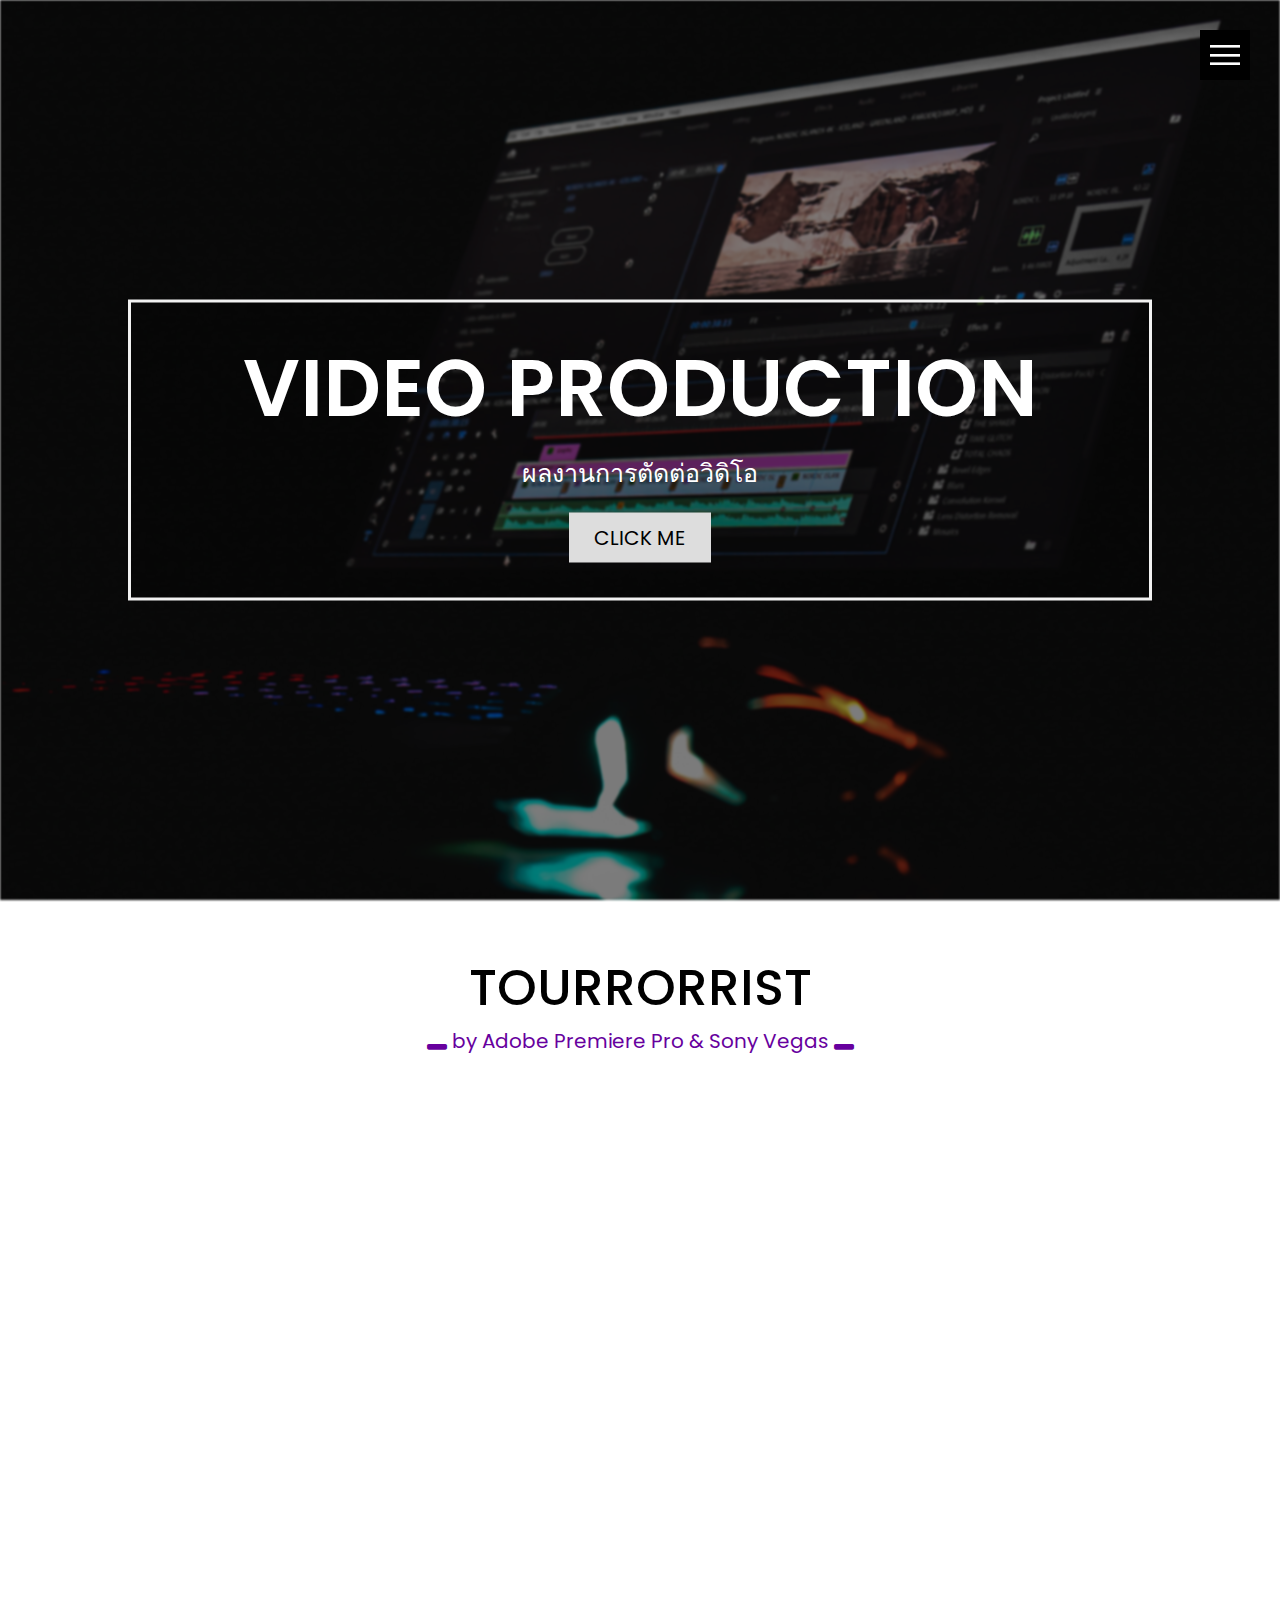
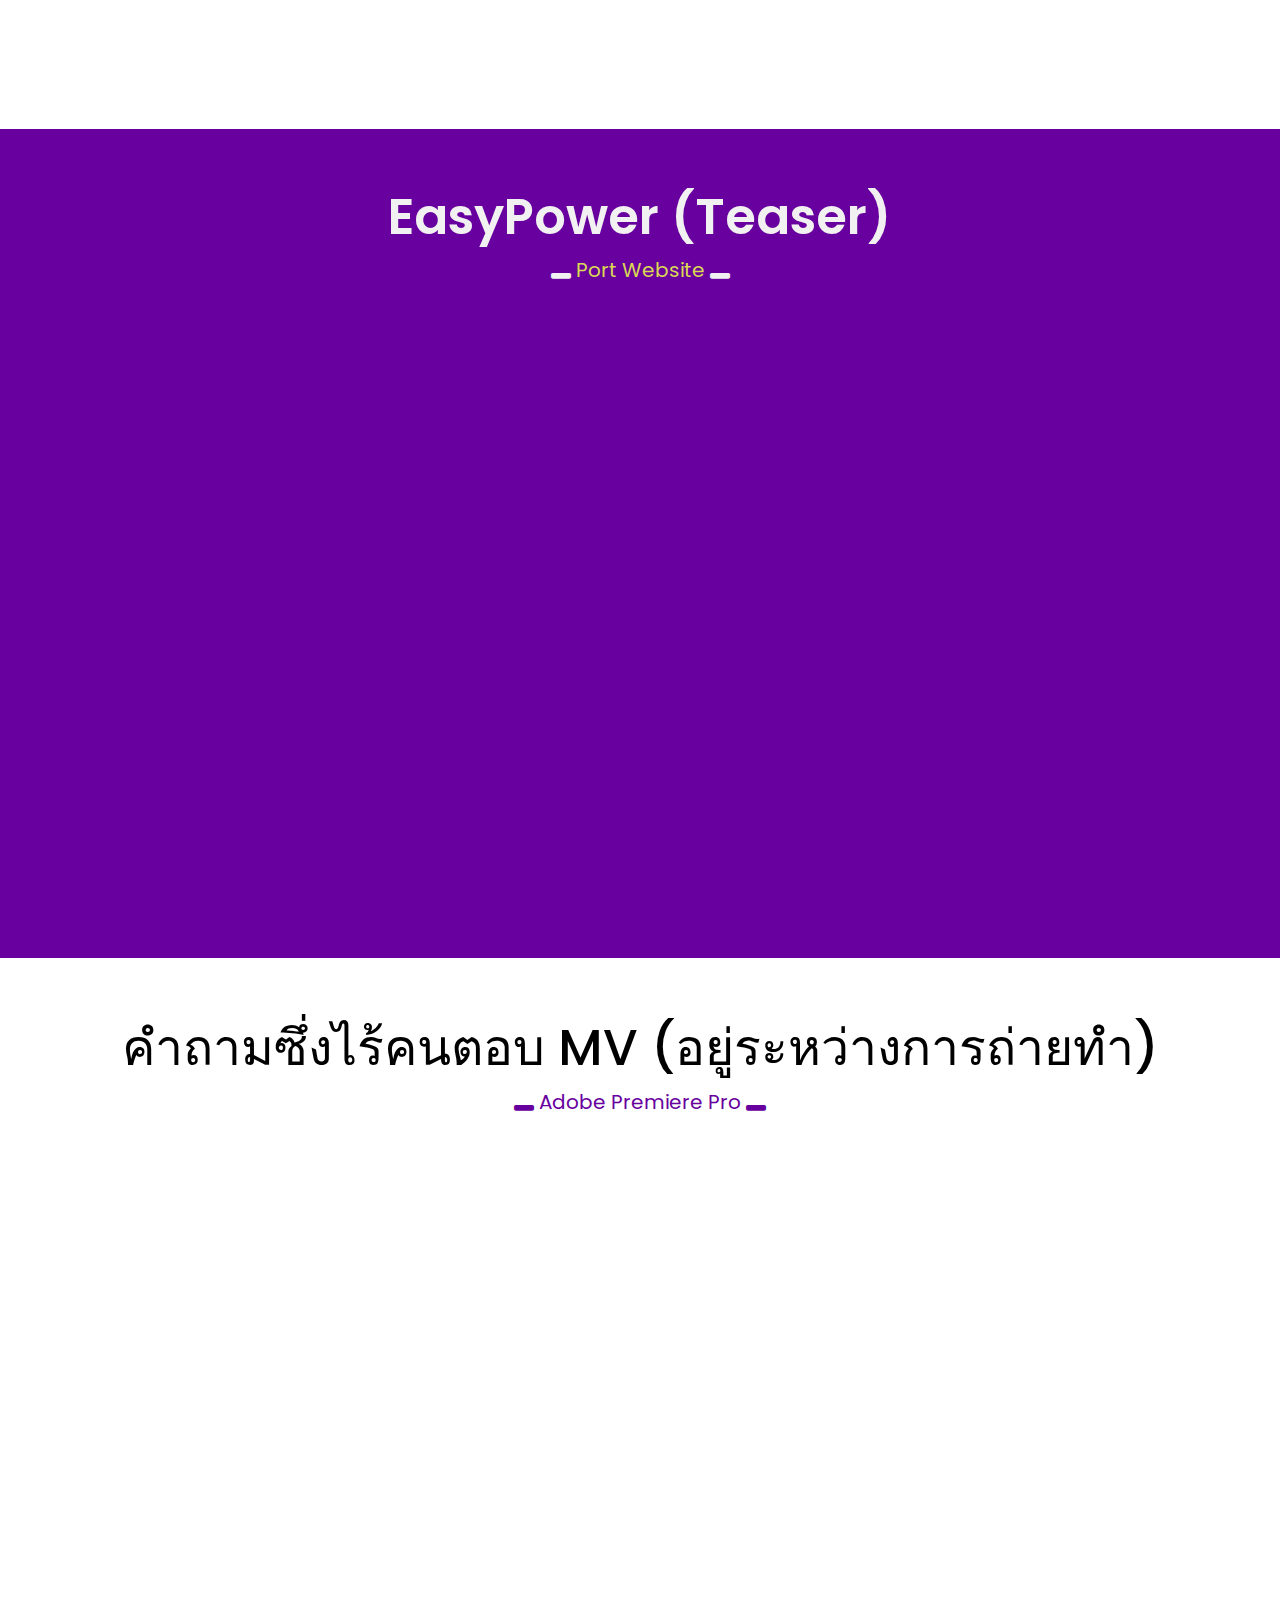
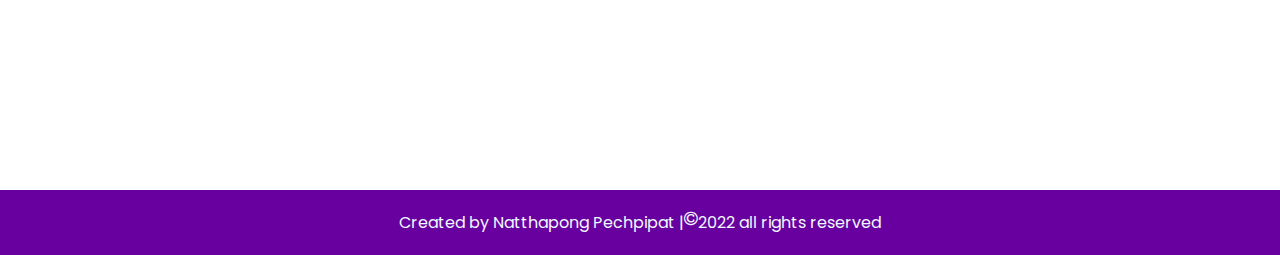
<file: Product_video editting/video_.html>
<!DOCTYPE html>
<html lang="en">
<head>
    <meta charset="UTF-8">
    <meta http-equiv="X-UA-Compatible" content="IE=edge">
    <meta name="viewport" content="width=device-width, initial-scale=1.0">
    <link rel="stylesheet" href="video_.css">
    <link rel="stylesheet" href="https://cdnjs.cloudflare.com/ajax/libs/font-awesome/4.7.0/css/font-awesome.css" integrity="sha512-5A8nwdMOWrSz20fDsjczgUidUBR8liPYU+WymTZP1lmY9G6Oc7HlZv156XqnsgNUzTyMefFTcsFH/tnJE/+xBg==" crossorigin="anonymous" referrerpolicy="no-referrer" />
    <title>::Video Production::</title>
</head>
<body>
    <span style="font-size:30px;cursor:pointer" onclick="openNav()"></span>
    
    <div class="hero-image"></div>
    <div class="hero-text">
        <h1>Video Production</h1>
        <h2>ผลงานการตัดต่อวิดิโอ</h2>
        <button onclick="topFunction()" id="myBtn"> Click Me</button>
    </div>

    <div id="mySidenav" class="sidenav">
        <div class="area">
            <a href="javascript:void(0)" class="closebtn" onclick="closeNav()">&times;</a>
            <a href="/index.html#home" onclick="toggleMenu();">Home</a>
            <a href="/index.html#profile" onclick="toggleMenu();">Profile</a>
            <a href="/index.html#Products" onclick="toggleMenu();">Products</a>
            <a href="/index.html#About Website" onclick="toggleMenu();">About Website</a>
            <a href="/index.html#contact" onclick="toggleMenu();">Contacts</a>
        </div>
    </div>

    <div class="Video_content">
        <h1> TOURRORRIST </h1> 
            <h3>
                <i class="fa fa-window-minimize" aria-hidden="true"></i>
                by Adobe Premiere Pro & Sony Vegas 
                <i class="fa fa-window-minimize" aria-hidden="true"></i>
            </h3>
                 <div class="container">
                    <iframe width="1000" height="563" src="https://www.youtube.com/embed/u1VYvnhlxOQ" title="YouTube video player" frameborder="0" allow="accelerometer; autoplay; clipboard-write; encrypted-media; gyroscope; picture-in-picture" allowfullscreen></iframe>
                </div>
    </div>
    
    <div class="Video_content2">
        <h1> EasyPower (Teaser) </h1> 
            <h3>
                <i class="fa fa-window-minimize" aria-hidden="true"></i>
                Port Website
                <i class="fa fa-window-minimize" aria-hidden="true"></i>
            </h3>
                <div class="container">
                    <iframe width="1000" height="563" src="https://www.youtube.com/embed/tmXmd6sDzq4" title="YouTube video player" frameborder="0" allow="accelerometer; autoplay; clipboard-write; encrypted-media; gyroscope; picture-in-picture" allowfullscreen></iframe>
                </div>
    </div>

        <div class="Video_content">
            <h1> คําถามซึ่งไร้คนตอบ MV (อยู่ระหว่างการถ่ายทำ)  </h1> 
            <h3>
                <i class="fa fa-window-minimize" aria-hidden="true"></i>
                Adobe Premiere Pro
                <i class="fa fa-window-minimize" aria-hidden="true"></i>
            </h3>
             <div class="container">
                <iframe width="1000" height="563" src="https://www.youtube.com/embed/ifOwWuhWFeM" title="YouTube video player" frameborder="0" allow="accelerometer; autoplay; clipboard-write; encrypted-media; gyroscope; picture-in-picture" allowfullscreen></iframe>             </div>
        </div>

        <footer>Created by Natthapong Pechpipat |<i class="fa fa-copyright" aria-hidden="true"></i>2022 all rights reserved</footer>
    












      <script>
        function openNav() {
          document.getElementById("mySidenav").style.width = "450px";
        }
        
        function closeNav() {
          document.getElementById("mySidenav").style.width = "0";
        }

        mybutton = document.getElementById("myBtn");

        function topFunction() {
            document.documentElement.scrollTop = 1000; 
          }
        </script>
</body>
</html>
</file>
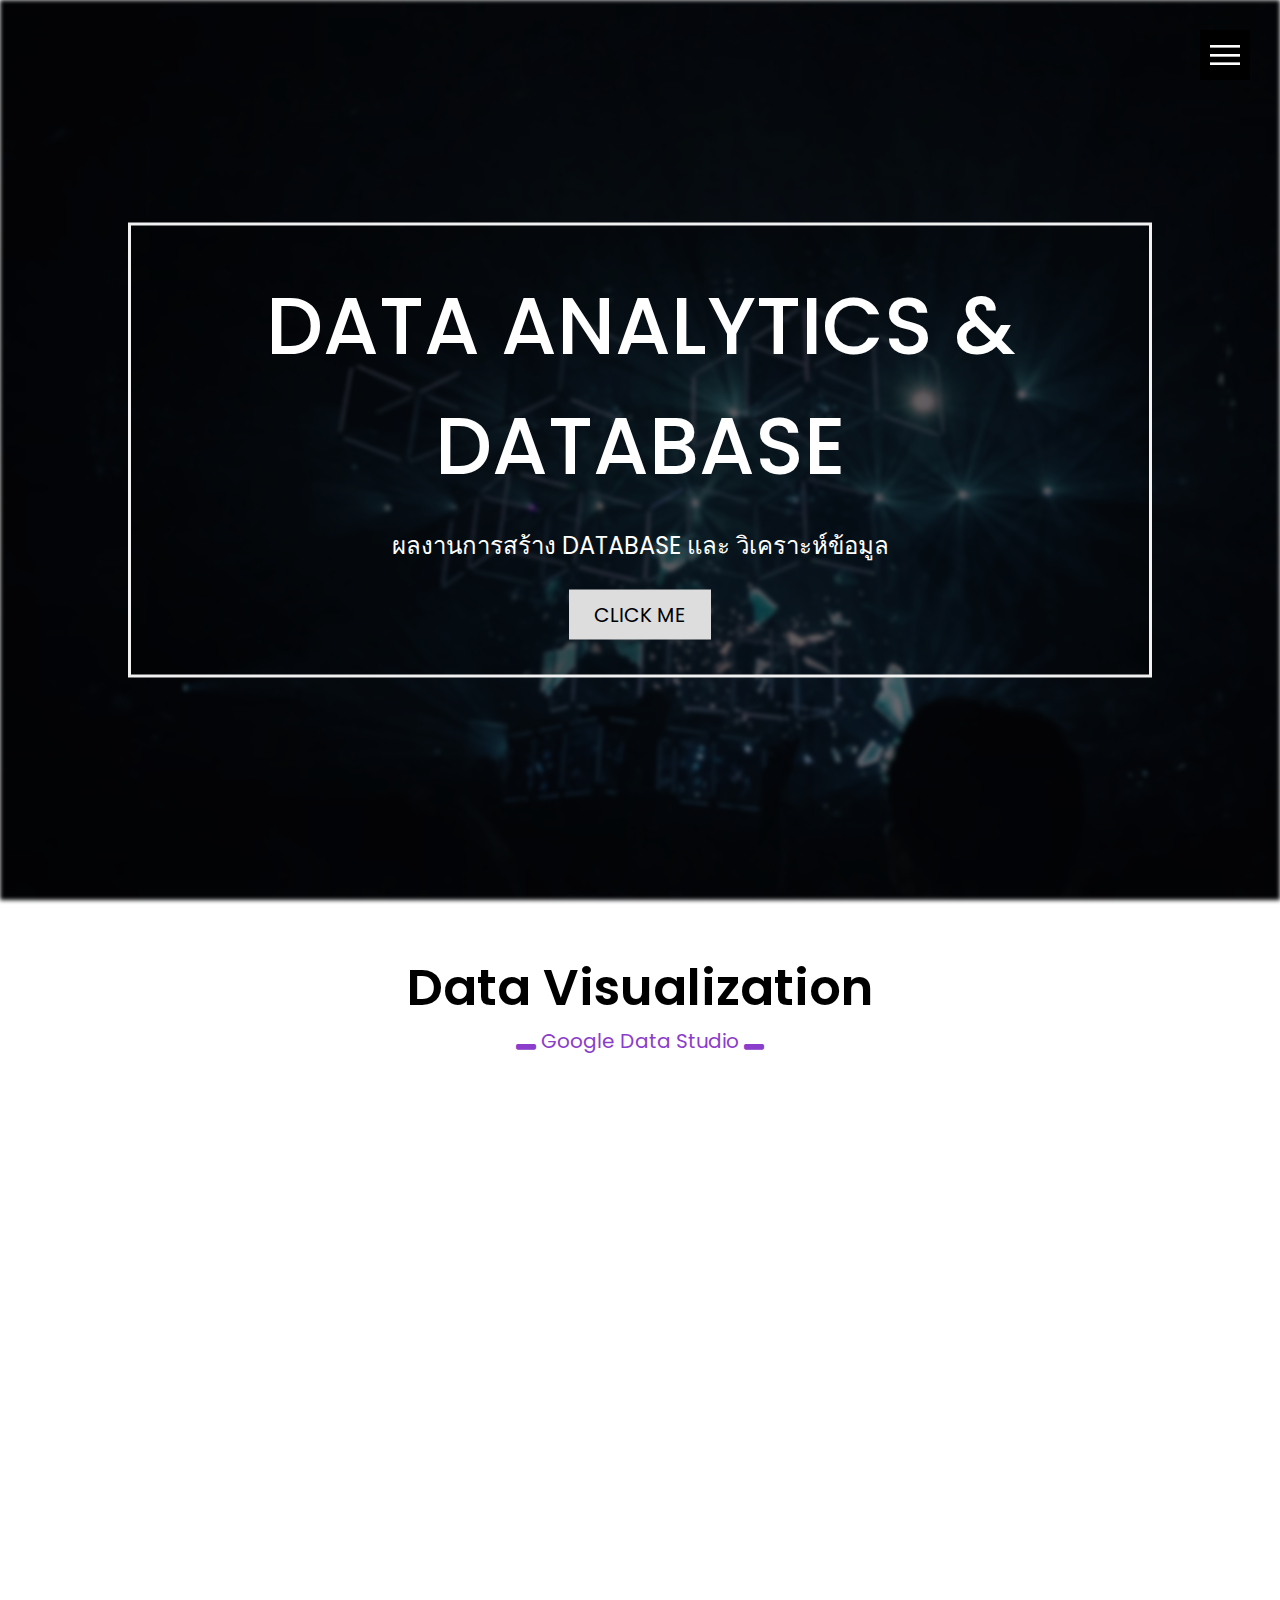
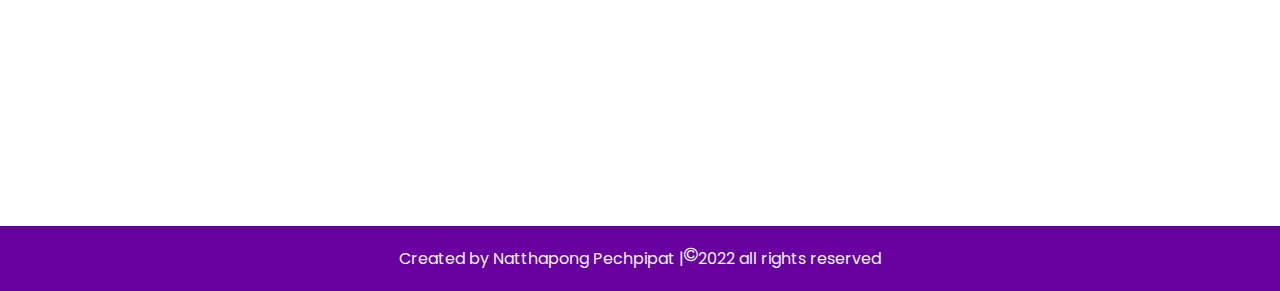
<file: Projuct_Database/Data.html>
<!DOCTYPE html>
<html lang="en">
<head>
    <meta charset="UTF-8">
    <meta http-equiv="X-UA-Compatible" content="IE=edge">
    <meta name="viewport" content="width=device-width, initial-scale=1.0">
    <link rel="stylesheet" href="Data.css">
    <link rel="stylesheet" href="https://cdnjs.cloudflare.com/ajax/libs/font-awesome/4.7.0/css/font-awesome.css" integrity="sha512-5A8nwdMOWrSz20fDsjczgUidUBR8liPYU+WymTZP1lmY9G6Oc7HlZv156XqnsgNUzTyMefFTcsFH/tnJE/+xBg==" crossorigin="anonymous" referrerpolicy="no-referrer" />
    <title>::3D Modeling::</title>
</head>
<body>
    
    <span style="font-size:30px;cursor:pointer" onclick="openNav()"></span>
    
    <div class="hero-image"></div>
    <div class="hero-text">
        <h1>Data Analytics & Database</h1>
        <h2>ผลงานการสร้าง Database และ วิเคราะห์ข้อมูล </h2>
        <button onclick="topFunction()" id="myBtn"> Click Me</button>
    </div>

    <div class="Video_content">
        <h1> Data Visualization </h1> 
        <h3>
            <i class="fa fa-window-minimize" aria-hidden="true"></i>
            Google Data Studio
            <i class="fa fa-window-minimize" aria-hidden="true"></i>
        </h3>
   
    <div class="container">
        <iframe width="1200" height="900" src="https://datastudio.google.com/embed/reporting/0fb375a1-9964-47d2-90bb-f2b640de25a1/page/5GDrC" frameborder="0" style="border:0" allowfullscreen></iframe>    </div>
    <div class="content">
    </div>
</div>


    <section class="F3">
        <div class="flex2">
            <h1> </h1>
            <h3>
            </h3>
            </div>
         </div>
        </div>
    </section>
    <footer>Created by Natthapong Pechpipat |<i class="fa fa-copyright" aria-hidden="true"></i>2022 all rights reserved</footer>
    
    <div id="mySidenav" class="sidenav">
        <div class="area">
            <a href="javascript:void(0)" class="closebtn" onclick="closeNav()">&times;</a>
            <a href="/index.html#home" onclick="toggleMenu();">Home</a>
            <a href="/index.html#profile" onclick="toggleMenu();">Profile</a>
            <a href="/index.html#Products" onclick="toggleMenu();">Products</a>
            <a href="/index.html#About Website" onclick="toggleMenu();">About Website</a>
            <a href="/index.html#contact" onclick="toggleMenu();">Contacts</a>
        </div>
    </div>

      <script>
        function openNav() {
          document.getElementById("mySidenav").style.width = "450px";
        }
        
        function closeNav() {
          document.getElementById("mySidenav").style.width = "0";
        }

        mybutton = document.getElementById("myBtn");

        function topFunction() {
            document.documentElement.scrollTop = 1000; 
          }
        </script>


</body>
</html>
</file>
<file: resume/stlysheet.css>
@import url('https://fonts.googleapis.com/css2?family=Poppins:ital,wght@0,100;0,200;0,400;0,500;0,600;0,700;0,800;0,900;1,100;1,200;1,300;1,400;1,500;1,600;1,700;1,800;1,900&display=swap');
*{
    margin: 0;
    padding: 0;
    box-sizing: border-box;
    font-family: 'Poppins', sans-serif;
}
body{
    background: rgb(204, 173, 230);
    display: flex;
    justify-content: center;
    align-items: center;
    min-height: 100vh;
}
.container
{
    position: relative;
    width: 100%;
    max-width: 1000px;
    min-height: 1000px;
    background: #fff;
    display: grid;
    margin: 50px;
    grid-template-columns: 1fr 2fr;
    box-shadow: 0 35px 55px rgba(0, 0, 0,0.3);
}
.container .left_Side
{
    position: relative;
    background: #2d0047;
    padding: 60px
}
.profileText
{
position: relative;
display: flex;
flex-direction: column;
align-items: center;
padding-bottom: 20px;
border-bottom: 1px solid rgba(255, 255, 255,0.2);
}
.profileText .imgBx
{
    position: relative ;
    width: 200px;
    height: 200px;
    border-radius: 50%;
    overflow: hidden ;
    
}
.profileText .imgBx img
{
    position: absolute;
    top: 0;
    left: 0;
    width: 100%;
    object-fit: cover;
    
}
.profileText h2
{
    color: #fff;
    font-size: 1.5em;
    margin-top: 10px;
    text-transform: uppercase;
    text-align: center;
    font-weight: 600;
    line-height: 1.4em;
}
.ContactInfo
{
    padding-top: 40px;
}
.title
{
   color: #fff; 
   text-transform: uppercase;
   font-weight: 600;
   letter-spacing: 1px;
   margin-bottom: 20px;
}
.ContactInfo ul
{
    position: relative;
}
.ContactInfo ul li
{
    position: relative;
    list-style: none;
    margin: 10px 0px;
    cursor: pointer;
}
.ContactInfo ul li .icon
{
    display: inline-block;
    width: 20px;
    font-size: 15px;
    color: #8b3dcc;
}
.ContactInfo ul li span
{
    color: #fff;
    font-weight: 300;
}
.ContactInfo.education li
{
  margin-bottom: 15px;
}
.ContactInfo.education h5
{
  color: #8b3dcc;
  font-weight: 500;
}
.ContactInfo.education h4
{
  color: #fff;
  font-weight: 500;
}
.ContactInfo.education .pl
{
  color: #fff;
  font-weight: 300;
}
.ContactInfo.language .percent
{
    position: relative;
    width: 100%;
    height: 6px;
    background: #081921;
    display: block;
    margin-top: 5px;

}
.ContactInfo.language .percent div
{
    position: absolute;
    top: 0;
    left: 0;
    height: 100%;
    background: #8b3dcc;

}
.button
{
 align-items: center;
 margin-top: 100px;
 margin-left: 10px;
}
a
{
    text-align: center;
    background-color: #2d0047;
    text-decoration: none;
    padding: 20px;
    font-size: 20px;
    color: #fff;
    opacity: 0.5;
    border-radius: 10px;
}
a:hover
{
    text-align: center;
    background-color: #8b3dcc;
    text-decoration: none;
    padding: 20px;
    font-size: 20px;
    color: #fff;
    transition: 1s;
    opacity: 1;
}

.container .right_Side
{
    position: relative;
    background: #fff;
    padding: 40px;
}
.about
{
    margin-bottom: 50px;
}
.about:last-child
{
    margin-bottom: 0px;
}
.title2
{
    color: #2d0047;
    text-transform: uppercase;
    margin: 10px;
}
p
{
    color: #333;
}
.text2 ul li
{
    list-style: none;
    color: #333;
}
.about .box
{
    display: flex;
    flex-direction: column;
    margin: 20px 0;
}
.about .box .year_company
{
    min-width: 150px;
}
.about  h5
{
    text-transform: uppercase;
    font-weight: 600;
    color: #848c90;
}

.skills
{
 margin: 20px;
}
.skills ul
{
    display: grid;
    grid-template-columns: 1fr 1fr;
    margin: 10px;
}
.skills ul li span
{
    font-weight: 400;
    color: #333;
    font-size: 20px;
}

.Interested ul
{
  display: grid;
  grid-template-rows: auto;
  max-width: 443px;
}

.Interested ul li
{
  list-style: none;
}
.Interested ul li i
{
    font-size: 50px;
    margin: 20px;
    position: relative;
}
.Interested ul span
{
    margin: 5px;
    font-size: 20px;
    color: #333;
}
.Interests 
{
    margin-top: 50px;
}
.Interested ul li .fa
{
    color: #2d0047;
}

@media (max-width: 1000px)
{
    .container
    {
        margin: 10px;
        grid-template-columns: repeat(1,1fr);
    }
}
</file>
<file: Product_3D Modeling/Product_3D.CSS>
@import url('https://fonts.googleapis.com/css2?family=Poppins:ital,wght@0,100;0,200;0,400;0,500;0,600;0,700;0,800;0,900;1,100;1,200;1,300;1,400;1,500;1,600;1,700;1,800;1,900&display=swap');

body, html {
    height: 100%;
}
*{
    box-sizing: border-box;
    margin: 0;
    padding: 0;
    font-family: 'Poppins', sans-serif;
    scroll-behavior: smooth;
}

span
{
    position: fixed;
    top: 30px;
    right: 30px;
    width: 50px;
    height: 50px;
    background: #000 url(menu.png);
    background-size: 30px;
    background-position: center;
    background-repeat: no-repeat;
    cursor: pointer;
    z-index: 100;
}
.span.active
{
    background: #000 url(close.png);
    background-size: 25px;
    background-position: center;
    background-repeat: no-repeat;
    cursor: pointer;
}

.hero-image {
  background-image: linear-gradient(rgba(0, 0, 0, 0.5), rgba(0, 0, 0, 0.5)), url("banner2.jpg");
  
    
  filter: blur(2px);
  -webkit-filter: blur(2px);

  width: auto;
  height: 100%; 

  
  background-position: center;
  background-repeat: no-repeat;
  background-size: cover;
  position: relative;
}


.hero-text {
    background-color: rgb(0,0,0); 
    background-color: rgba(0,0,0, 0.4); 
    background-color: rgba(0,0,0, 0.2); 
    color: white;
    font-weight: bold;
    border: 3px solid #f1f1f1;
    position: absolute;
    top: 50%;
    left: 50%;
    transform: translate(-50%, -50%);
    z-index: 2;
    width: 80%;
    padding: 20px;
    text-align: center;
}

.hero-text button 
{
    border: none;
    outline: 0;
    display: inline-block;
    padding: 10px 25px;
    color: black;
    background-color: #ddd;
    text-align: center;
    cursor: pointer;
    font-size: 20px;
    text-transform: uppercase;
    transition: 0.3s;
}

.hero-text button:hover {
    background-color: #555;
    color: white;
  }
.hero-text h1
{
    font-size: 80px;
    text-transform: uppercase;
    margin: 20px;
    font-weight: 500;
}
.hero-text h2
{
    font-weight: 400;
    text-transform: uppercase;
    margin-top: 0px;
    margin-bottom: 0px;
    margin: 10px;
}
.hero-text button
{
    margin: 15px;
}
.Video_content 
{
    max-width: 1300px;
    padding: 50px 80px;
    margin: auto;
}
.Video_content h1
{
    text-align: center;
    font-size: 50px;
    font-weight: 600;
    margin: 0px;
}
.Video_content h3
{
    text-align: center;
    font-weight: 400;
    font-size: 20px;
    color: #8b3dcc; 
}
.container
{
    display: flex;
    justify-content: center;
    margin: 30px;
}
.content
{
    display: flex;
    justify-content: center;

}
.content p
{
    width: 1140px;
    height: 96;
    text-transform: uppercase;
    font-weight: 500;
}
h2
{
    text-align: center;
}
.Respon_P p
{
    text-align: center;
}
.container_pic
{
    display: flex;
    flex-direction: row;
    justify-content: space-around;
    margin: 20px;
}
.container_pic img
{
    width: 400px;
    transition: 0.3s;
}
.container_pic img:hover
{
    width: 400px;
    transform: scale(1.1);
}
.Video_content2
{
    max-width: 1300px;
    padding: 20px 80px;
    margin: auto;
}
.Video_content2 h1
{
    text-align: center;
    font-size: 50px;
    font-weight: 600;
    color: aliceblue;
}
.Video_content2 h3
{
    text-align: center;
    font-weight: 400;
    font-size: 20px;
    color: #fff; 
}
.F1
{
 background: #8b3dcc;
 width: auto;
 height: auto;
 padding: 20px;
}
.Video_content2 img
{
    width: 500px;
    transition: 0.3s;
}
.Video_content2 img:hover
{
    transform: scale(1.1);
    width: 500px;
}
.img 
{
    display: flex;
    flex-wrap: nowrap;
    justify-content: space-around;
    margin: 30px;
}
.F2
{
 background: none;
 width: auto;
 height: auto;
 padding: 10px;
}
.flex
{
    max-width: 1300px;
    padding: 20px 80px;
    margin: auto;
}
.flex h1
{
    text-align: center;
    font-size: 50px;
    font-weight: 600;
}
.flex h3
{
    text-align: center;
    font-weight: 400;
    font-size: 20px; 
}
.flex img
{
    width: 500px;
    transition: 0.3s;
}
.flex img:hover
{
    width: 500px;
    transform: scale(1.1);
}
.F3
{
 background: none;
 width: auto;
 height: auto;
 background: #8b3dcc;
 padding: 10px;
}
.flex2
{
    max-width: 1300px;
    padding: 20px 80px;
    margin: auto;
}
.flex2 h1
{
    text-align: center;
    font-size: 50px;
    font-weight: 600;
    color: aliceblue;
}
.flex2 h3
{
    text-align: center;
    font-weight: 400;
    font-size: 20px; 
    color: aliceblue;
}
.flex2 img
{
    width: 500px;
    transition: 0.3s;
}
.flex2 img:hover
{
    width: 500px;
    transform: scale(1.1);
}
footer
{
    background: #67009e;
    padding: 20px;
    color: aliceblue;
    display: flex;
    justify-content: center;
}

.sidenav {
    height: 100%;
    width: 0;
    position: fixed;
    z-index: 1001;
    top: 0;
    right: 0;
    background-color: #111;
    overflow-x: hidden;
    transition: 0.5s;
    padding-top: 60px;
    display: flex;
    justify-content: center;
    
  }
  
  .sidenav a {
    padding: 8px 8px 8px 8px;
    text-decoration: none;
    font-size: 40px;
    color: #818181;
    transition: 0.3s;
    text-align: center;
    align-items: center;
  }
  
  .sidenav a:hover {
    color: #8b3dcc;
  }
  
  .sidenav .closebtn {
    position: absolute;
    top: 0;
    right: 25px;
    font-size: 36px;
    margin-left: 50px;
  }
  .area
  {
    display: flex;
    flex-direction: column;
    justify-content: center;
    margin: 10px;
    width: auto;
    height: auto;
  }
  .container img
    {
        width: 1200px;
        height: auto;
    }


@media screen and (max-width:1297px) { 
    .img
    {
        display: flex;
        flex-direction: column;
        align-items: center;
    }
    .Video_content2 img
    {
        margin: 20px;
        width: 800px;
        transition: 0.3s;

    }
    .Video_content2 img:hover
    {
        margin: 20px;
        width: 800px;
        transform: scale(1.1);

    }
    .flex
    {
        display: flex;
        flex-direction: column;
        align-items: center;
    }
    .flex img
    {
        margin: 20px;
        width: 800px;
        transition: 0.3s;

    }
    .flex img:hover
    {
        margin: 20px;
        width: 800px;
        transform: scale(1.1);

    }
    .flex2
    {
        display: flex;
        flex-direction: column;
        align-items: center;
    }
    .flex2 img
    {
        margin: 20px;
        width: 800px;
        transition: 0.3s;

    }
    .flex2 img:hover
    {
        margin: 20px;
        width: 800px;
        transform: scale(1.1);

    }
    .container img
    {
        width: 804px;
    }

}
    @media screen and (max-width:800px) {
        .container_pic
        {
            display: flex;
            flex-direction: column;
            align-items: center;
            
        }
        .container_pic img
        {
            width: 400px;
            height: auto;
            transition: 0.3s;
            margin: 30px;
        }
        .container_pic img:hover
        {
            transform: scale(1.1);
            width: 400px;
            height: auto;
        }
        .img
    {
        display: flex;
        flex-direction: column;
        align-items: center;
    }
    .Video_content2 img
    {
        margin: 20px;
        width: 500px;
        transition: 0.3s;

    }
    .Video_content2 img:hover
    {
        margin: 20px;
        width: 500px;
        transform: scale(1.1);

    }
    .flex
    {
        display: flex;
        flex-direction: column;
        align-items: center;
    }
    .flex img
    {
        margin: 20px;
        width: 500px;
        transition: 0.3s;

    }
    .flex img:hover
    {
        margin: 20px;
        width: 500px;
        transform: scale(1.1);

    }
    .flex2
    {
        display: flex;
        flex-direction: column;
        align-items: center;
    }
    .flex2 img
    {
        margin: 20px;
        width: 500px;
        transition: 0.3s;

    }
    .flex2 img:hover
    {
        margin: 20px;
        width: 500px;
        transform: scale(1.1);

    }
    .container img
    {
        width: 500px;
    }
    }
    @media screen and (max-width:546px) {
        
        .container_pic
        {
            display: flex;
            flex-direction: column;
            align-items: center;
            
        }
        .container_pic img
        {
            width: 300px;
            height: auto;
            transition: 0.3s;
            margin: 10px;
        }
        .container_pic img:hover
        {
            transform: scale(1.1);
            width: 300px;
            height: auto;
            margin: 10px;
        }
    .img
    {
        display: flex;
        flex-direction: column;
        align-items: center;
    }
    .Video_content2 img
    {
        margin: 20px;
        width: 400px;
        transition: 0.3s;

    }
    .Video_content2 img:hover
    {
        margin: 20px;
        width: 400px;
        transform: scale(1.1);

    }
    .flex
    {
        display: flex;
        flex-direction: column;
        align-items: center;
    }
    .flex img
    {
        margin: 20px;
        width: 400px;
        transition: 0.3s;

    }
    .flex img:hover
    {
        margin: 20px;
        width: 400px;
        transform: scale(1.1);

    }
    .flex2
    {
        display: flex;
        flex-direction: column;
        align-items: center;
    }
    .flex2 img
    {
        margin: 20px;
        width: 400px;
        transition: 0.3s;

    }
    .flex2 img:hover
    {
        margin: 20px;
        width: 400px;
        transform: scale(1.1);

    }
    .hero-text h1{
        font-size: 60px;
    }
    .container img
    {
        width: 400px;
    }
    }
</file>
<file: Product_Coding/stly_sheet.css>
@import url('https://fonts.googleapis.com/css2?family=Poppins:ital,wght@0,100;0,200;0,400;0,500;0,600;0,700;0,800;0,900;1,100;1,200;1,300;1,400;1,500;1,600;1,700;1,800;1,900&display=swap');

body, html {
    height: 100%;
}
*{
    box-sizing: border-box;
    margin: 0;
    padding: 0;
    font-family: 'Poppins', sans-serif;
    scroll-behavior: smooth;
}

span
{
    position: fixed;
    top: 30px;
    right: 30px;
    width: 50px;
    height: 50px;
    background: #000 url(menu.png);
    background-size: 30px;
    background-position: center;
    background-repeat: no-repeat;
    cursor: pointer;
    z-index: 100;
}
.span.active
{
    background: #000 url(close.png);
    background-size: 25px;
    background-position: center;
    background-repeat: no-repeat;
    cursor: pointer;
}

.hero-image {
  background-image: linear-gradient(rgba(0, 0, 0, 0.5), rgba(0, 0, 0, 0.5)), url("banner2.jpg");
  
    
  filter: blur(2px);
  -webkit-filter: blur(2px);

  width: auto;
  height: 100%; 

  
  background-position: center;
  background-repeat: no-repeat;
  background-size: cover;
  position: relative;
}


.hero-text {
    background-color: rgb(0,0,0); 
    background-color: rgba(0,0,0, 0.4); 
    background-color: rgba(0,0,0, 0.2); 
    color: white;
    font-weight: bold;
    border: 3px solid #f1f1f1;
    position: absolute;
    top: 50%;
    left: 50%;
    transform: translate(-50%, -50%);
    z-index: 2;
    width: 80%;
    padding: 20px;
    text-align: center;
}

.hero-text button 
{
    border: none;
    outline: 0;
    display: inline-block;
    padding: 10px 25px;
    color: black;
    background-color: #ddd;
    text-align: center;
    cursor: pointer;
    font-size: 20px;
    text-transform: uppercase;
    transition: 0.3s;
}

.hero-text button:hover {
    background-color: #555;
    color: white;
  }
.hero-text h1
{
    font-size: 80px;
    text-transform: uppercase;
    margin: 20px;
    font-weight: 500;
}
.hero-text h2
{
    font-weight: 400;
    text-transform: uppercase;
    margin-top: 0px;
    margin-bottom: 0px;
    margin: 10px;
}
.hero-text button
{
    margin: 15px;
}
.Video_content 
{
    max-width: 1300px;
    padding: 50px 80px;
    margin: auto;
}
.Video_content h1
{
    text-align: center;
    font-size: 50px;
    font-weight: 600;
    margin: 0px;
}
.Video_content h3
{
    text-align: center;
    font-weight: 400;
    font-size: 20px;
    color: #8b3dcc; 
}
.container
{
    display: flex;
    justify-content: center;
    margin: 30px;
}
.content
{
    display: flex;
    justify-content: center;

}
.content p
{
    width: 1140px;
    height: 96;
    text-transform: uppercase;
    font-weight: 500;
}
h2
{
    text-align: center;
}
.Respon_P p
{
    text-align: center;
}
.container_pic
{
    display: flex;
    justify-content: space-around;
    margin: 15px;
}
.container_pic img
{
    width: 400px;
    transition: 0.3s;
}
.container_pic img:hover
{
    width: 400px;
    transform: scale(1.1);
}
.Video_content2
{
    max-width: 1300px;
    padding: 20px 80px;
    margin: auto;
}
.Video_content2 h1
{
    text-align: center;
    font-size: 50px;
    font-weight: 600;
    color: aliceblue;
}
.Video_content2 h3
{
    text-align: center;
    font-weight: 400;
    font-size: 20px;
    color: #fff; 
}
.F1
{
 background: #8b3dcc;
 width: auto;
 height: auto;
 padding: 20px;
}
.Video_content2 img
{
    width: 500px;
    transition: 0.3s;
}
.Video_content2 img:hover
{
    transform: scale(1.1);
    width: 500px;
}
.img 
{
    display: flex;
    flex-wrap: nowrap;
    justify-content: space-around;
    margin: 30px;
}
.F2
{
 background: none;
 width: auto;
 height: auto;
 padding: 10px;
}
.flex
{
    max-width: 1300px;
    padding: 20px 80px;
    margin: auto;
}
.flex h1
{
    text-align: center;
    font-size: 50px;
    font-weight: 600;
}
.flex h3
{
    text-align: center;
    font-weight: 400;
    font-size: 20px; 
}
.flex img
{
    width: 500px;
    transition: 0.3s;
}
.flex img:hover
{
    width: 500px;
    transform: scale(1.1);
}
.F3
{
 background: none;
 width: auto;
 height: auto;
 background: #8b3dcc;
 padding: 10px;
}
.flex2
{
    max-width: 1300px;
    padding: 20px 80px;
    margin: auto;
}
.flex2 h1
{
    text-align: center;
    font-size: 50px;
    font-weight: 600;
    color: aliceblue;
}
.flex2 h3
{
    text-align: center;
    font-weight: 400;
    font-size: 20px; 
    color: aliceblue;
}
.flex2 img
{
    width: 500px;
    transition: 0.3s;
}
.flex2 img:hover
{
    width: 500px;
    transform: scale(1.1);
}
footer
{
    background: #67009e;
    padding: 20px;
    color: aliceblue;
    display: flex;
    justify-content: center;
}

.sidenav {
    height: 100%;
    width: 0;
    position: fixed;
    z-index: 1001;
    top: 0;
    right: 0;
    background-color: #111;
    overflow-x: hidden;
    transition: 0.5s;
    padding-top: 60px;
    display: flex;
    justify-content: center;
    
  }
  
  .sidenav a {
    padding: 8px 8px 8px 8px;
    text-decoration: none;
    font-size: 40px;
    color: #818181;
    transition: 0.3s;
    text-align: center;
    align-items: center;
  }
  
  .sidenav a:hover {
    color: #8b3dcc;
  }
  
  .sidenav .closebtn {
    position: absolute;
    top: 0;
    right: 25px;
    font-size: 36px;
    margin-left: 50px;
  }
  .area
  {
    display: flex;
    flex-direction: column;
    justify-content: center;
    margin: 10px;
    width: auto;
    height: auto;
  }


@media screen and (max-width:1297px) { 
    .img
    {
        display: flex;
        flex-direction: column;
        align-items: center;
    }
    .Video_content2 img
    {
        margin: 20px;
        width: 800px;
        transition: 0.3s;

    }
    .Video_content2 img:hover
    {
        margin: 20px;
        width: 800px;
        transform: scale(1.1);

    }
    .flex
    {
        display: flex;
        flex-direction: column;
        align-items: center;
    }
    .flex img
    {
        margin: 20px;
        width: 800px;
        transition: 0.3s;

    }
    .flex img:hover
    {
        margin: 20px;
        width: 800px;
        transform: scale(1.1);

    }
    .flex2
    {
        display: flex;
        flex-direction: column;
        align-items: center;
    }
    .flex2 img
    {
        margin: 20px;
        width: 800px;
        transition: 0.3s;

    }
    .flex2 img:hover
    {
        margin: 20px;
        width: 800px;
        transform: scale(1.1);

    }

}
    @media screen and (max-width:800px) {
        .container_pic
        {
            display: flex;
            flex-direction: column;
            align-items: center;
            
        }
        .container_pic img
        {
            width: 600px;
            height: auto;
            transition: 0.3s;
        }
        .container_pic img:hover
        {
            transform: scale(1.1);
            width: 600px;
            height: auto;
        }
        .img
    {
        display: flex;
        flex-direction: column;
        align-items: center;
    }
    .Video_content2 img
    {
        margin: 20px;
        width: 500px;
        transition: 0.3s;

    }
    .Video_content2 img:hover
    {
        margin: 20px;
        width: 500px;
        transform: scale(1.1);

    }
    .flex
    {
        display: flex;
        flex-direction: column;
        align-items: center;
    }
    .flex img
    {
        margin: 20px;
        width: 500px;
        transition: 0.3s;

    }
    .flex img:hover
    {
        margin: 20px;
        width: 500px;
        transform: scale(1.1);

    }
    .flex2
    {
        display: flex;
        flex-direction: column;
        align-items: center;
    }
    .flex2 img
    {
        margin: 20px;
        width: 500px;
        transition: 0.3s;

    }
    .flex2 img:hover
    {
        margin: 20px;
        width: 500px;
        transform: scale(1.1);

    }
    }
    @media screen and (max-width:546px) {
        
        .container_pic
        {
            display: flex;
            flex-direction: column;
            align-items: center;
            
        }
        .container_pic img
        {
            width: 300px;
            height: auto;
            transition: 0.3s;
            margin: 10px;
        }
        .container_pic img:hover
        {
            transform: scale(1.1);
            width: 400px;
            height: auto;
            margin: 10px;
        }
    .img
    {
        display: flex;
        flex-direction: column;
        align-items: center;
    }
    .Video_content2 img
    {
        margin: 20px;
        width: 400px;
        transition: 0.3s;

    }
    .Video_content2 img:hover
    {
        margin: 20px;
        width: 400px;
        transform: scale(1.1);

    }
    .flex
    {
        display: flex;
        flex-direction: column;
        align-items: center;
    }
    .flex img
    {
        margin: 20px;
        width: 400px;
        transition: 0.3s;

    }
    .flex img:hover
    {
        margin: 20px;
        width: 400px;
        transform: scale(1.1);

    }
    .flex2
    {
        display: flex;
        flex-direction: column;
        align-items: center;
    }
    .flex2 img
    {
        margin: 20px;
        width: 400px;
        transition: 0.3s;

    }
    .flex2 img:hover
    {
        margin: 20px;
        width: 400px;
        transform: scale(1.1);

    }
    .hero-text h1{
        font-size: 60px;
    }
    }
</file>
<file: Product_Motion/Motion_Video.css>
@import url('https://fonts.googleapis.com/css2?family=Poppins:ital,wght@0,100;0,200;0,400;0,500;0,600;0,700;0,800;0,900;1,100;1,200;1,300;1,400;1,500;1,600;1,700;1,800;1,900&display=swap');

body, html {
    height: 100%;
}
*{
    box-sizing: border-box;
    margin: 0;
    padding: 0;
    font-family: 'Poppins', sans-serif;
    scroll-behavior: smooth;
}
span
{
    position: fixed;
    top: 30px;
    right: 30px;
    width: 50px;
    height: 50px;
    background: #000 url(menu.png);
    background-size: 30px;
    background-position: center;
    background-repeat: no-repeat;
    cursor: pointer;
    z-index: 100;
}
.span.active
{
    background: #000 url(close.png);
    background-size: 25px;
    background-position: center;
    background-repeat: no-repeat;
    cursor: pointer;
}

.hero-image {
  background-image: linear-gradient(rgba(0, 0, 0, 0.5), rgba(0, 0, 0, 0.5)), url("Animation.jpg");
  
    
  filter: blur(0px);
  -webkit-filter: blur(0px);

  width: auto;
  height: 100%; 

  
  background-position: center;
  background-repeat: no-repeat;
  background-size: cover;
  position: relative;
}


.hero-text {
    background-color: rgb(0,0,0); 
    background-color: rgba(0,0,0, 0.4); 
    background-color: rgba(0,0,0, 0.2); 
    color: white;
    font-weight: bold;
    border: 3px solid #f1f1f1;
    position: absolute;
    top: 50%;
    left: 50%;
    transform: translate(-50%, -50%);
    z-index: 2;
    width: 80%;
    padding: 20px;
    text-align: center;
}

.hero-text button 
{
    border: none;
    outline: 0;
    display: inline-block;
    padding: 10px 25px;
    color: black;
    background-color: #ddd;
    text-align: center;
    cursor: pointer;
    font-size: 20px;
    text-transform: uppercase;
    transition: 0.3s;
}

.hero-text button:hover {
    background-color: #555;
    color: white;
  }
.hero-text h1
{
    font-size: 80px;
    text-transform: uppercase;
    margin: 5px;
    font-weight: 500;
}
.hero-text h2
{
    font-size: 25px;
    font-weight: 400;
    text-transform: uppercase;
    margin-top: 0px;
    margin-bottom: 0px;
    margin: 5px;
}
.hero-text button
{
    margin: 15px;
}
.sidenav {
    height: 100%;
    width: 0;
    position: fixed;
    z-index: 1001;
    top: 0;
    right: 0;
    background-color: #111;
    overflow-x: hidden;
    transition: 0.5s;
    padding-top: 60px;
    display: flex;
    justify-content: center;
    
  }
  
  .sidenav a {
    padding: 8px 8px 8px 8px;
    text-decoration: none;
    font-size: 40px;
    color: #818181;
    transition: 0.3s;
    text-align: center;
    align-items: center;
  }
  
  .sidenav a:hover {
    color: #8b3dcc;
  }
  
  .sidenav .closebtn {
    position: absolute;
    top: 0;
    right: 25px;
    font-size: 36px;
    margin-left: 50px;
  }
  .area
  {
    display: flex;
    flex-direction: column;
    justify-content: center;
    margin: 10px;
    width: auto;
    height: auto;
  }
  .container
{
    display: flex;
    justify-content: center;
    margin: 30px;
}
.Video_content 
{
    max-width: 1300px;
    padding: 50px 80px;
    margin: auto;
}
.Video_content h1
{
    text-align: center;
    font-size: 50px;
    font-weight: 500;
    margin: 0px;
}
.Video_content h3
{
    text-align: center;
    font-weight: 400;
    font-size: 20px;
    color: #67009e; 
}
.Video_content2 
{
    padding: 50px 80px;
    margin: auto;
    background-color: #67009e;
}
.Video_content2 h1
{
    text-align: center;
    font-size: 50px;
    font-weight: 500;
    margin: 0px;
    color: #f1f1f1;
}
.Video_content2 h3
{
    text-align: center;
    font-weight: 400;
    font-size: 20px;
    color: #DBD955; 
}
.Video_content2 h3 i
{
    color: #f1f1f1;
}
footer
{
    background: #67009e;
    padding: 20px;
    color: aliceblue;
    display: flex;
    justify-content: center;
}
@media (max-width:608px) {
    
    iframe
    {
        height: 200px;
    }
    .hero-text h1
    {
        text-transform: uppercase;
        font-weight: 500;
        font-size: 40px;
    }
    .hero-text h2
    {
        font-weight: 400;
        font-size: 20px;
    }
}
</file>
<file: Product_video editting/video_.css>
@import url('https://fonts.googleapis.com/css2?family=Poppins:ital,wght@0,100;0,200;0,400;0,500;0,600;0,700;0,800;0,900;1,100;1,200;1,300;1,400;1,500;1,600;1,700;1,800;1,900&display=swap');

body, html {
    height: 100%;
}
*{
    box-sizing: border-box;
    margin: 0;
    padding: 0;
    font-family: 'Poppins', sans-serif;
    scroll-behavior: smooth;
}
span
{
    position: fixed;
    top: 30px;
    right: 30px;
    width: 50px;
    height: 50px;
    background: #000 url(menu.png);
    background-size: 30px;
    background-position: center;
    background-repeat: no-repeat;
    cursor: pointer;
    z-index: 100;
}
.span.active
{
    background: #000 url(close.png);
    background-size: 25px;
    background-position: center;
    background-repeat: no-repeat;
    cursor: pointer;
}

.hero-image {
  background-image: linear-gradient(rgba(0, 0, 0, 0.5), rgba(0, 0, 0, 0.5)), url("Video_Edit.jpg");
  
    
  filter: blur(1px);
  -webkit-filter: blur(1px);

  width: auto;
  height: 100%; 

  
  background-position: center;
  background-repeat: no-repeat;
  background-size: cover;
  position: relative;
}


.hero-text {
    background-color: rgb(0,0,0); 
    background-color: rgba(0,0,0, 0.4); 
    background-color: rgba(0,0,0, 0.2); 
    color: white;
    font-weight: bold;
    border: 3px solid #f1f1f1;
    position: absolute;
    top: 50%;
    left: 50%;
    transform: translate(-50%, -50%);
    z-index: 2;
    width: 80%;
    padding: 20px;
    text-align: center;
}

.hero-text button 
{
    border: none;
    outline: 0;
    display: inline-block;
    padding: 10px 25px;
    color: black;
    background-color: #ddd;
    text-align: center;
    cursor: pointer;
    font-size: 20px;
    text-transform: uppercase;
    transition: 0.3s;
}

.hero-text button:hover {
    background-color: #555;
    color: white;
  }
.hero-text h1
{
    font-size: 80px;
    text-transform: uppercase;
    margin: 5px;
    font-weight: 600;
}
.hero-text h2
{
    font-size: 25px;
    font-weight: 400;
    text-transform: uppercase;
    margin-top: 0px;
    margin-bottom: 0px;
    margin: 5px;
}
.hero-text button
{
    margin: 15px;
}
.sidenav {
    height: 100%;
    width: 0;
    position: fixed;
    z-index: 1001;
    top: 0;
    right: 0;
    background-color: #111;
    overflow-x: hidden;
    transition: 0.5s;
    padding-top: 60px;
    display: flex;
    justify-content: center;
    
  }
  
  .sidenav a {
    padding: 8px 8px 8px 8px;
    text-decoration: none;
    font-size: 40px;
    color: #818181;
    transition: 0.3s;
    text-align: center;
    align-items: center;
  }
  
  .sidenav a:hover {
    color: #8b3dcc;
  }
  
  .sidenav .closebtn {
    position: absolute;
    top: 0;
    right: 25px;
    font-size: 36px;
    margin-left: 50px;
  }
  .area
  {
    display: flex;
    flex-direction: column;
    justify-content: center;
    margin: 10px;
    width: auto;
    height: auto;
  }
  .container
{
    display: flex;
    justify-content: center;
    margin: 30px;
}
.Video_content 
{
    max-width: 1300px;
    padding: 50px 80px;
    margin: auto;
}
.Video_content h1
{
    text-align: center;
    font-size: 50px;
    font-weight: 500;
    margin: 0px;
}
.Video_content h3
{
    text-align: center;
    font-weight: 400;
    font-size: 20px;
    color: #67009e; 
}
.Video_content2 
{
    padding: 50px 80px;
    margin: auto;
    background-color: #67009e;
}
.Video_content2 h1
{
    text-align: center;
    font-size: 50px;
    font-weight: 600;
    margin: 0px;
    color: #f1f1f1;
}
.Video_content2 h3
{
    text-align: center;
    font-weight: 400;
    font-size: 20px;
    color: #DBD955; 
}
.Video_content2 h3 i
{
    color: #f1f1f1;
}
footer
{
    background: #67009e;
    padding: 20px;
    color: aliceblue;
    display: flex;
    justify-content: center;
}
@media (max-width:608px) {
    
    iframe
    {
        height: 200px;
    }
    .hero-text h1
    {
        text-transform: uppercase;
        font-weight: 500;
        font-size: 40px;
    }
    .hero-text h2
    {
        font-weight: 400;
        font-size: 20px;
    }
}
</file>
<file: Projuct_Database/Data.css>
@import url('https://fonts.googleapis.com/css2?family=Poppins:ital,wght@0,100;0,200;0,400;0,500;0,600;0,700;0,800;0,900;1,100;1,200;1,300;1,400;1,500;1,600;1,700;1,800;1,900&display=swap');

body, html {
    height: 100%;
}
*{
    box-sizing: border-box;
    margin: 0;
    padding: 0;
    font-family: 'Poppins', sans-serif;
    scroll-behavior: smooth;
}

span
{
    position: fixed;
    top: 30px;
    right: 30px;
    width: 50px;
    height: 50px;
    background: #000 url(menu.png);
    background-size: 30px;
    background-position: center;
    background-repeat: no-repeat;
    cursor: pointer;
    z-index: 100;
}
.span.active
{
    background: #000 url(close.png);
    background-size: 25px;
    background-position: center;
    background-repeat: no-repeat;
    cursor: pointer;
}

.hero-image {
  background-image: linear-gradient(rgba(0, 0, 0, 0.5), rgba(0, 0, 0, 0.5)), url("bg.jpg");
  
    
  filter: blur(2px);
  -webkit-filter: blur(2px);

  width: auto;
  height: 100%; 

  
  background-position: center;
  background-repeat: no-repeat;
  background-size: cover;
  position: relative;
}


.hero-text {
    background-color: rgb(0,0,0); 
    background-color: rgba(0,0,0, 0.4); 
    background-color: rgba(0,0,0, 0.2); 
    color: white;
    font-weight: bold;
    border: 3px solid #f1f1f1;
    position: absolute;
    top: 50%;
    left: 50%;
    transform: translate(-50%, -50%);
    z-index: 2;
    width: 80%;
    padding: 20px;
    text-align: center;
}

.hero-text button 
{
    border: none;
    outline: 0;
    display: inline-block;
    padding: 10px 25px;
    color: black;
    background-color: #ddd;
    text-align: center;
    cursor: pointer;
    font-size: 20px;
    text-transform: uppercase;
    transition: 0.3s;
}

.hero-text button:hover {
    background-color: #555;
    color: white;
  }
.hero-text h1
{
    font-size: 80px;
    text-transform: uppercase;
    margin: 20px;
    font-weight: 500;
}
.hero-text h2
{
    font-weight: 400;
    text-transform: uppercase;
    margin-top: 0px;
    margin-bottom: 0px;
    margin: 10px;
}
.hero-text button
{
    margin: 15px;
}
.Video_content 
{
    max-width: 1300px;
    padding: 50px 80px;
    margin: auto;
}
.Video_content h1
{
    text-align: center;
    font-size: 50px;
    font-weight: 600;
    margin: 0px;
}
.Video_content h3
{
    text-align: center;
    font-weight: 400;
    font-size: 20px;
    color: #8b3dcc; 
}
.container
{
    display: flex;
    justify-content: center;
    margin: 30px;
}
.content
{
    display: flex;
    justify-content: center;

}
.content p
{
    width: 1140px;
    height: 96;
    text-transform: uppercase;
    font-weight: 500;
}
h2
{
    text-align: center;
}
.Respon_P p
{
    text-align: center;
}
.container_pic
{
    display: flex;
    flex-direction: row;
    justify-content: space-around;
    margin: 20px;
}
.container_pic img
{
    width: 400px;
    transition: 0.3s;
}
.container_pic img:hover
{
    width: 400px;
    transform: scale(1.1);
}
.Video_content2
{
    max-width: 1300px;
    padding: 20px 80px;
    margin: auto;
}
.Video_content2 h1
{
    text-align: center;
    font-size: 50px;
    font-weight: 600;
    color: aliceblue;
}
.Video_content2 h3
{
    text-align: center;
    font-weight: 400;
    font-size: 20px;
    color: #fff; 
}
.F1
{
 background: #8b3dcc;
 width: auto;
 height: auto;
 padding: 20px;
}
.Video_content2 img
{
    width: 500px;
    transition: 0.3s;
}
.Video_content2 img:hover
{
    transform: scale(1.1);
    width: 500px;
}
.img 
{
    display: flex;
    flex-wrap: nowrap;
    justify-content: space-around;
    margin: 30px;
}
.F2
{
 background: none;
 width: auto;
 height: auto;
 padding: 10px;
}
.flex
{
    max-width: 1300px;
    padding: 20px 80px;
    margin: auto;
}
.flex h1
{
    text-align: center;
    font-size: 50px;
    font-weight: 600;
}
.flex h3
{
    text-align: center;
    font-weight: 400;
    font-size: 20px; 
}
.flex img
{
    width: 500px;
    transition: 0.3s;
}
.flex img:hover
{
    width: 500px;
    transform: scale(1.1);
}
.F3
{
 background: none;
 width: auto;
 height: auto;
 padding: 10px;
}
.flex2
{
    max-width: 1300px;
    padding: 20px 80px;
    margin: auto;
}
.flex2 h1
{
    text-align: center;
    font-size: 50px;
    font-weight: 600;
    color: aliceblue;
}
.flex2 h3
{
    text-align: center;
    font-weight: 400;
    font-size: 20px; 
    color: aliceblue;
}
.flex2 img
{
    width: 500px;
    transition: 0.3s;
}
.flex2 img:hover
{
    width: 500px;
    transform: scale(1.1);
}
footer
{
    background: #67009e;
    padding: 20px;
    color: aliceblue;
    display: flex;
    justify-content: center;
}

.sidenav {
    height: 100%;
    width: 0;
    position: fixed;
    z-index: 1001;
    top: 0;
    right: 0;
    background-color: #111;
    overflow-x: hidden;
    transition: 0.5s;
    padding-top: 60px;
    display: flex;
    justify-content: center;
    
  }
  
  .sidenav a {
    padding: 8px 8px 8px 8px;
    text-decoration: none;
    font-size: 40px;
    color: #818181;
    transition: 0.3s;
    text-align: center;
    align-items: center;
  }
  
  .sidenav a:hover {
    color: #8b3dcc;
  }
  
  .sidenav .closebtn {
    position: absolute;
    top: 0;
    right: 25px;
    font-size: 36px;
    margin-left: 50px;
  }
  .area
  {
    display: flex;
    flex-direction: column;
    justify-content: center;
    margin: 10px;
    width: auto;
    height: auto;
  }


@media screen and (max-width:1297px) { 
    .img
    {
        display: flex;
        flex-direction: column;
        align-items: center;
    }
    .Video_content2 img
    {
        margin: 20px;
        width: 800px;
        transition: 0.3s;

    }
    .Video_content2 img:hover
    {
        margin: 20px;
        width: 800px;
        transform: scale(1.1);

    }
    .flex
    {
        display: flex;
        flex-direction: column;
        align-items: center;
    }
    .flex img
    {
        margin: 20px;
        width: 800px;
        transition: 0.3s;

    }
    .flex img:hover
    {
        margin: 20px;
        width: 800px;
        transform: scale(1.1);

    }
    .flex2
    {
        display: flex;
        flex-direction: column;
        align-items: center;
    }
    .flex2 img
    {
        margin: 20px;
        width: 800px;
        transition: 0.3s;

    }
    .flex2 img:hover
    {
        margin: 20px;
        width: 800px;
        transform: scale(1.1);

    }
    .container iframe
    {
        width: 804px;
        height: 600px;
    }

}
    @media screen and (max-width:800px) {
        .container_pic
        {
            display: flex;
            flex-direction: column;
            align-items: center;
            
        }
        .container_pic img
        {
            width: 400px;
            height: auto;
            transition: 0.3s;
            margin: 30px;
        }
        .container_pic img:hover
        {
            transform: scale(1.1);
            width: 400px;
            height: auto;
        }
        .img
    {
        display: flex;
        flex-direction: column;
        align-items: center;
    }
    .Video_content2 img
    {
        margin: 20px;
        width: 500px;
        transition: 0.3s;

    }
    .Video_content2 img:hover
    {
        margin: 20px;
        width: 500px;
        transform: scale(1.1);

    }
    .flex
    {
        display: flex;
        flex-direction: column;
        align-items: center;
    }
    .flex img
    {
        margin: 20px;
        width: 500px;
        transition: 0.3s;

    }
    .flex img:hover
    {
        margin: 20px;
        width: 500px;
        transform: scale(1.1);

    }
    .flex2
    {
        display: flex;
        flex-direction: column;
        align-items: center;
    }
    .flex2 img
    {
        margin: 20px;
        width: 500px;
        transition: 0.3s;

    }
    .flex2 img:hover
    {
        margin: 20px;
        width: 500px;
        transform: scale(1.1);

    }
    .container iframe
    {
        width: 500px;
        height: 400px;
    }
    }
    @media screen and (max-width:546px) {
        
        .container_pic
        {
            display: flex;
            flex-direction: column;
            align-items: center;
            
        }
        .container_pic img
        {
            width: 300px;
            height: auto;
            transition: 0.3s;
            margin: 10px;
        }
        .container_pic img:hover
        {
            transform: scale(1.1);
            width: 300px;
            height: auto;
            margin: 10px;
        }
    .img
    {
        display: flex;
        flex-direction: column;
        align-items: center;
    }
    .Video_content2 img
    {
        margin: 20px;
        width: 400px;
        transition: 0.3s;

    }
    .Video_content2 img:hover
    {
        margin: 20px;
        width: 400px;
        transform: scale(1.1);

    }
    .flex
    {
        display: flex;
        flex-direction: column;
        align-items: center;
    }
    .flex img
    {
        margin: 20px;
        width: 400px;
        transition: 0.3s;

    }
    .flex img:hover
    {
        margin: 20px;
        width: 400px;
        transform: scale(1.1);

    }
    .flex2
    {
        display: flex;
        flex-direction: column;
        align-items: center;
    }
    .flex2 img
    {
        margin: 20px;
        width: 400px;
        transition: 0.3s;

    }
    .flex2 img:hover
    {
        margin: 20px;
        width: 400px;
        transform: scale(1.1);

    }
    .hero-text h1{
        font-size: 60px;
    }
    .container iframe
    {
        width: 400px;
        height: 200px;
    }
    }
</file>
